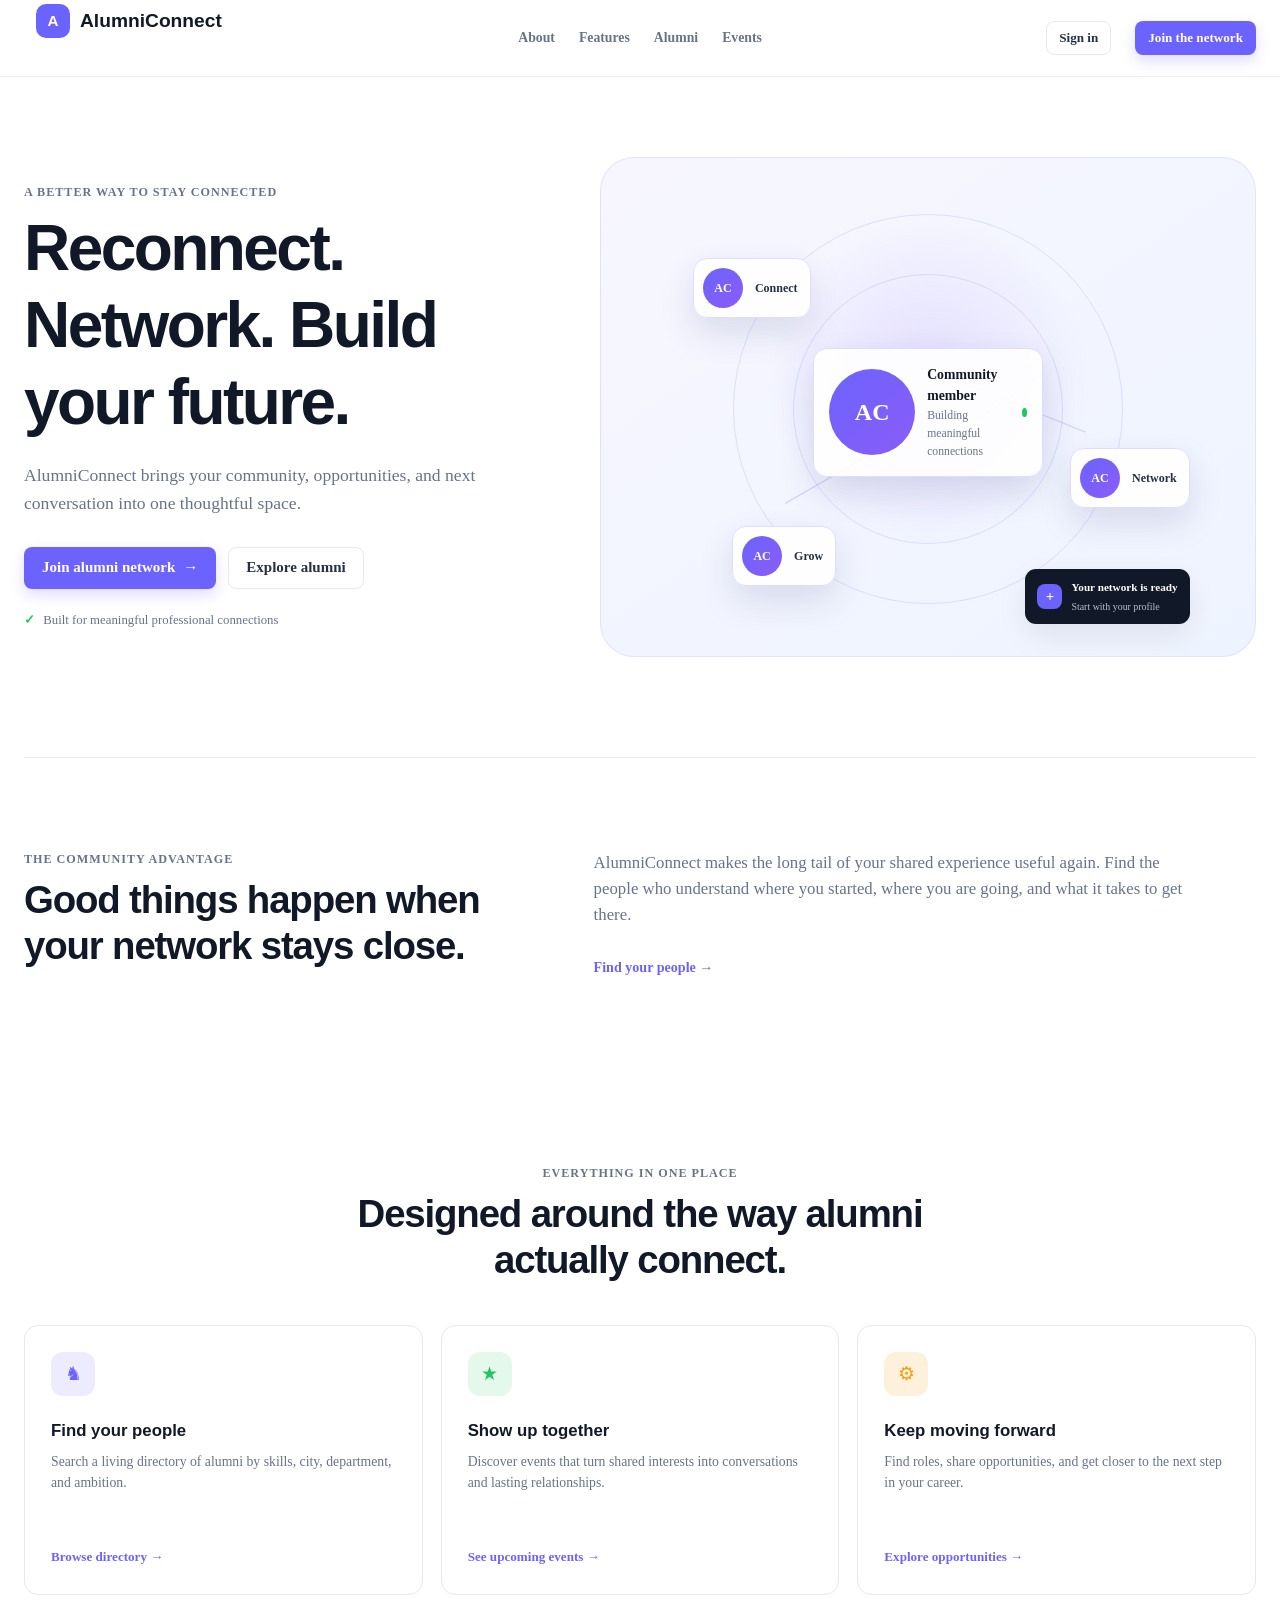
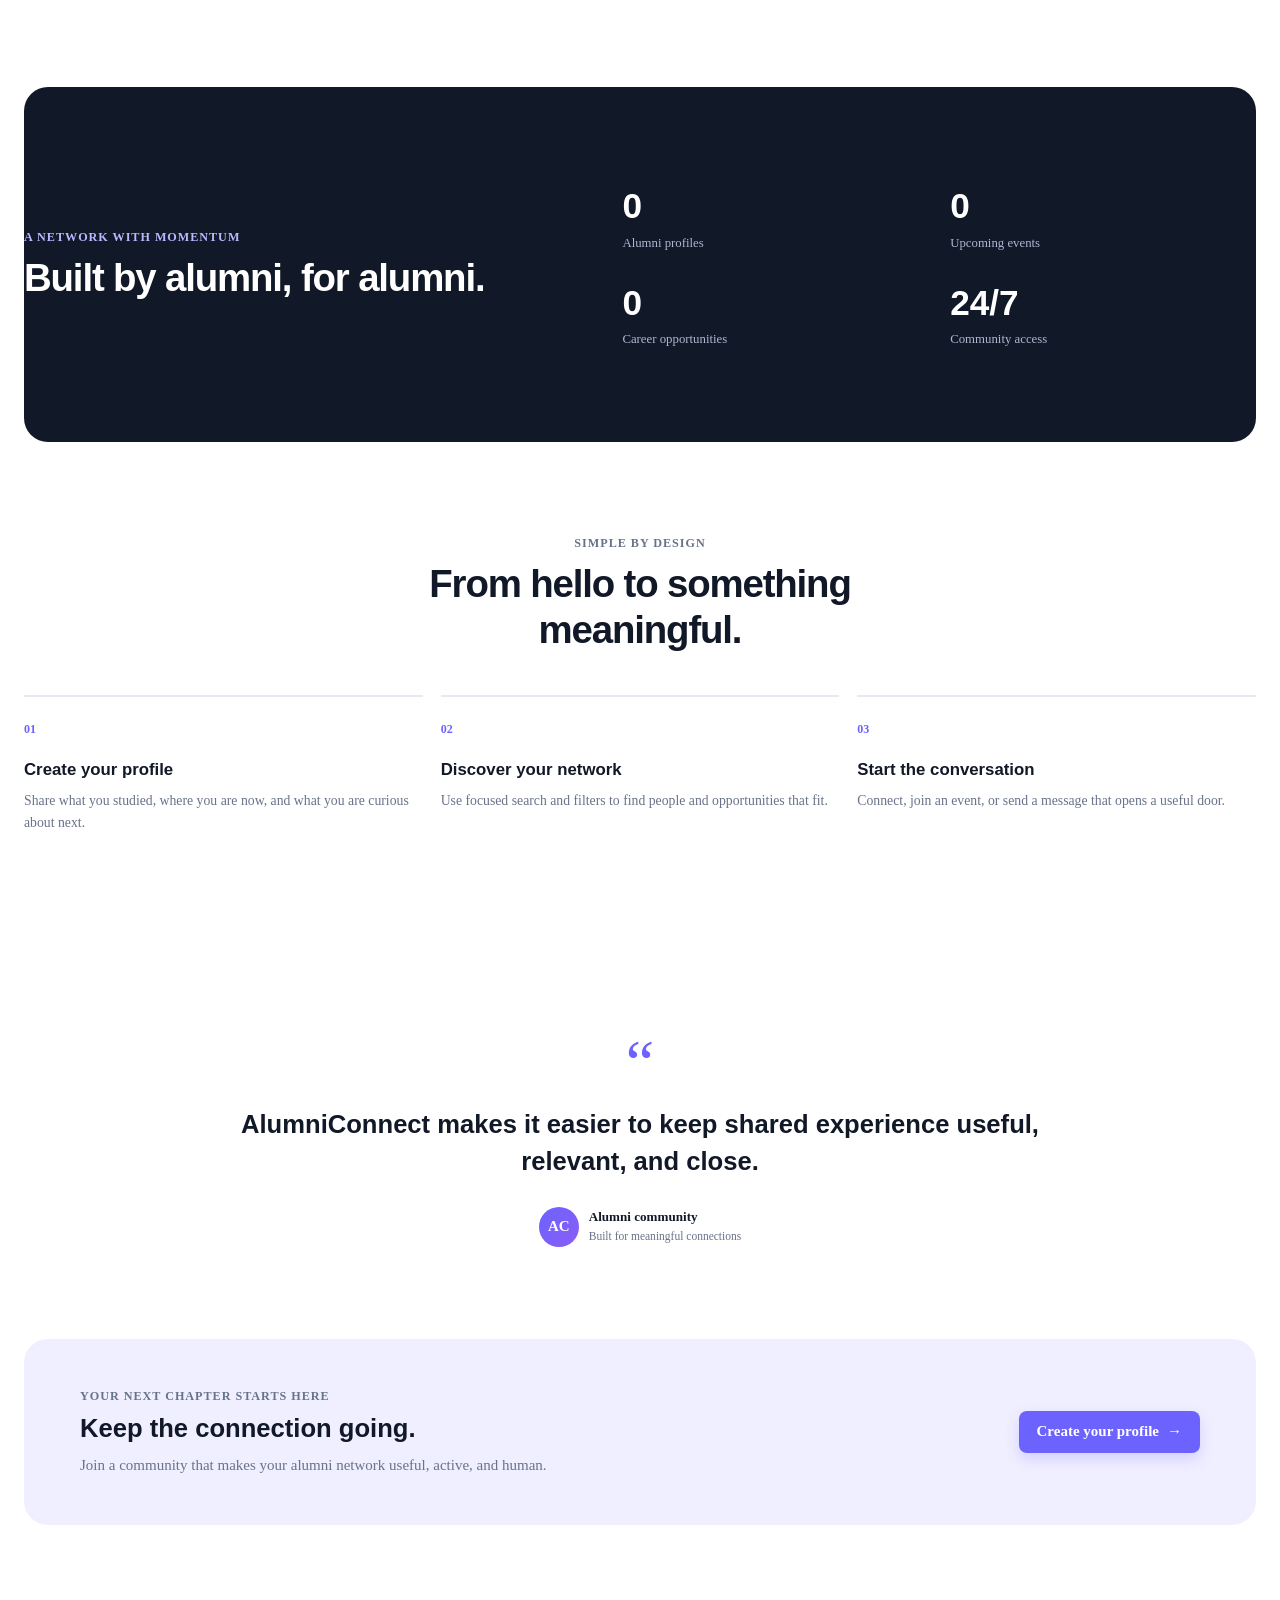
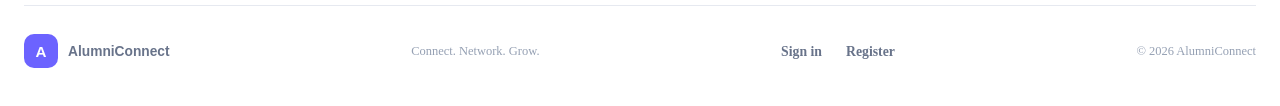
<file: index.html>
<!DOCTYPE html>
<html lang="en">
<head>
	<meta charset="UTF-8">
	<meta name="viewport" content="width=device-width, initial-scale=1.0">
	<meta name="description" content="AlumniConnect helps alumni reconnect, network, and grow together.">
	<title>AlumniConnect | Connect. Network. Grow.</title>
	<link rel="stylesheet" href="css/style.css">
	<link rel="stylesheet" href="css/responsive.css">
</head>
<body class="landing-page" data-page="home">
	<header class="landing-header">
		<nav class="landing-nav" aria-label="Primary navigation">
			<a class="brand" href="index.html" aria-label="AlumniConnect home"><span class="brand-mark" aria-hidden="true">A</span><span class="brand-text">AlumniConnect</span></a>
			<div class="landing-links">
				<a href="#about">About</a>
				<a href="#features">Features</a>
				<a href="alumni.html">Alumni</a>
				<a href="events.html">Events</a>
			</div>
			<div class="landing-actions">
				<a class="button button-outline button-sm" href="login.html">Sign in</a>
				<a class="button button-primary button-sm" href="register.html">Join the network</a>
			</div>
		</nav>
	</header>

	<main>
		<section class="landing-hero">
			<div class="landing-hero-copy">
				<p class="eyebrow">A better way to stay connected</p>
				<h1>Reconnect. Network. Build your future.</h1>
				<p>AlumniConnect brings your community, opportunities, and next conversation into one thoughtful space.</p>
				<div class="landing-hero-actions"><a class="button button-primary" href="register.html">Join alumni network <span aria-hidden="true">&rarr;</span></a><a class="button button-outline" href="alumni.html">Explore alumni</a></div>
				<p class="landing-note"><span aria-hidden="true">&#10003;</span> Built for meaningful professional connections</p>
			</div>
			<div class="network-visual" aria-label="Illustration of alumni connections">
				<div class="visual-orbit orbit-one"></div><div class="visual-orbit orbit-two"></div>
				<div class="visual-line line-one"></div><div class="visual-line line-two"></div><div class="visual-line line-three"></div>
				<div class="visual-card visual-card-main"><span class="avatar avatar-lg">AC</span><div><strong>Community member</strong><span>Building meaningful connections</span></div><span class="online-dot" aria-label="Online"></span></div>
				<div class="visual-card visual-card-small visual-card-one"><span class="avatar">AC</span><strong>Connect</strong></div>
				<div class="visual-card visual-card-small visual-card-two"><span class="avatar">AC</span><strong>Network</strong></div>
				<div class="visual-card visual-card-small visual-card-three"><span class="avatar">AC</span><strong>Grow</strong></div>
				<div class="visual-pill"><span class="pill-icon" aria-hidden="true">+</span><span><strong>Your network is ready</strong><small>Start with your profile</small></span></div>
			</div>
		</section>

		<section class="landing-section landing-about" id="about">
			<div class="section-intro"><p class="eyebrow">The community advantage</p><h2>Good things happen when your network stays close.</h2></div>
			<div class="about-copy"><p>AlumniConnect makes the long tail of your shared experience useful again. Find the people who understand where you started, where you are going, and what it takes to get there.</p><a class="text-link" href="register.html">Find your people &rarr;</a></div>
		</section>

		<section class="landing-section" id="features"><div class="section-intro centered-intro"><p class="eyebrow">Everything in one place</p><h2>Designed around the way alumni actually connect.</h2></div>
			<div class="feature-grid"><article class="feature-card"><span class="feature-icon feature-icon-purple" aria-hidden="true">&#9822;</span><h3>Find your people</h3><p>Search a living directory of alumni by skills, city, department, and ambition.</p><a href="alumni.html">Browse directory &rarr;</a></article><article class="feature-card"><span class="feature-icon feature-icon-green" aria-hidden="true">&#9733;</span><h3>Show up together</h3><p>Discover events that turn shared interests into conversations and lasting relationships.</p><a href="events.html">See upcoming events &rarr;</a></article><article class="feature-card"><span class="feature-icon feature-icon-orange" aria-hidden="true">&#9881;</span><h3>Keep moving forward</h3><p>Find roles, share opportunities, and get closer to the next step in your career.</p><a href="jobs.html">Explore opportunities &rarr;</a></article></div>
		</section>

		<section class="landing-section stats-band"><div class="section-intro"><p class="eyebrow">A network with momentum</p><h2>Built by alumni, for alumni.</h2></div><div class="landing-stats"><div><strong data-landing-alumni>10</strong><span>Alumni profiles</span></div><div><strong data-landing-events>5</strong><span>Upcoming events</span></div><div><strong data-landing-jobs>8</strong><span>Career opportunities</span></div><div><strong>24/7</strong><span>Community access</span></div></div></section>

		<section class="landing-section how-section"><div class="section-intro centered-intro"><p class="eyebrow">Simple by design</p><h2>From hello to something meaningful.</h2></div><div class="steps-grid"><div class="step-item"><span>01</span><h3>Create your profile</h3><p>Share what you studied, where you are now, and what you are curious about next.</p></div><div class="step-item"><span>02</span><h3>Discover your network</h3><p>Use focused search and filters to find people and opportunities that fit.</p></div><div class="step-item"><span>03</span><h3>Start the conversation</h3><p>Connect, join an event, or send a message that opens a useful door.</p></div></div></section>

		<section class="landing-section testimonial-section"><div class="testimonial-mark" aria-hidden="true">&ldquo;</div><blockquote>AlumniConnect makes it easier to keep shared experience useful, relevant, and close.</blockquote><div class="testimonial-author"><span class="avatar">AC</span><span><strong>Alumni community</strong><small>Built for meaningful connections</small></span></div></section>

		<section class="landing-cta"><div><p class="eyebrow">Your next chapter starts here</p><h2>Keep the connection going.</h2><p>Join a community that makes your alumni network useful, active, and human.</p></div><a class="button button-primary" href="register.html">Create your profile <span aria-hidden="true">&rarr;</span></a></section>
	</main>

	<footer class="landing-footer"><a class="brand" href="index.html"><span class="brand-mark" aria-hidden="true">A</span><span class="brand-text">AlumniConnect</span></a><p>Connect. Network. Grow.</p><div><a href="login.html">Sign in</a><a href="register.html">Register</a></div><span>&copy; 2026 AlumniConnect</span></footer>
	<script src="js/storage.js"></script>
	<script src="js/app.js"></script>
</body>
</html>
</file>
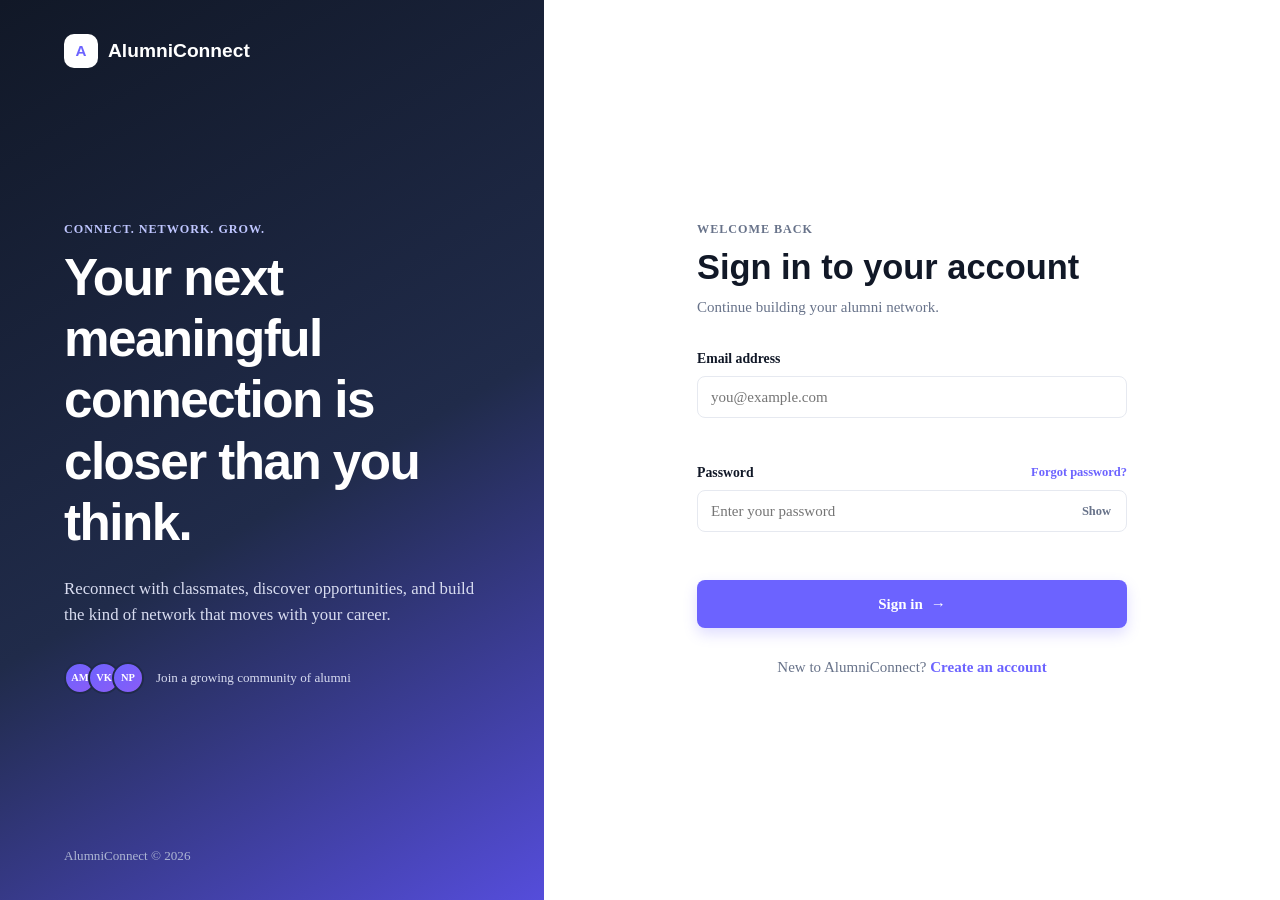
<file: alumni.html>
<!DOCTYPE html>
<html lang="en"><head><meta charset="UTF-8"><meta name="viewport" content="width=device-width, initial-scale=1.0"><meta name="description" content="Discover the AlumniConnect community."><title>Alumni Directory | AlumniConnect</title><link rel="stylesheet" href="css/style.css"><link rel="stylesheet" href="css/alumni.css"><link rel="stylesheet" href="css/responsive.css"></head>
<body data-protected-page="true" data-page="alumni"><div class="app-shell"><aside class="sidebar" aria-label="Main navigation"><a class="brand" href="dashboard.html"><span class="brand-mark">A</span><span class="brand-text">AlumniConnect</span></a><p class="nav-label">Workspace</p><nav class="sidebar-nav"><a class="nav-link" href="dashboard.html" data-nav-page="dashboard"><span class="nav-icon">&#9632;</span><span class="nav-link-text">Dashboard</span></a><a class="nav-link" href="profile.html" data-nav-page="profile"><span class="nav-icon">&#9673;</span><span class="nav-link-text">My Profile</span></a><a class="nav-link active" href="alumni.html" data-nav-page="alumni"><span class="nav-icon">&#9822;</span><span class="nav-link-text">Alumni Directory</span></a><a class="nav-link" href="events.html" data-nav-page="events"><span class="nav-icon">&#9733;</span><span class="nav-link-text">Events</span></a><a class="nav-link" href="jobs.html" data-nav-page="jobs"><span class="nav-icon">&#9881;</span><span class="nav-link-text">Jobs</span></a><a class="nav-link" href="messages.html" data-nav-page="messages"><span class="nav-icon">&#9993;</span><span class="nav-link-text">Messages</span></a><a class="nav-link" href="notifications.html" data-nav-page="notifications"><span class="nav-icon">&#9679;</span><span class="nav-link-text">Notifications <span class="nav-count" data-notification-count></span></span></a><a class="nav-link" href="settings.html" data-nav-page="settings"><span class="nav-icon">&#9881;</span><span class="nav-link-text">Settings</span></a></nav><div class="sidebar-footer"><button class="nav-link logout-button" type="button"><span class="nav-icon">&#8594;</span><span class="nav-link-text">Logout</span></button></div></aside><div class="main-content"><header class="topbar"><div><span class="topbar-kicker">People like you</span><strong class="topbar-title">Alumni directory</strong></div><div class="topbar-actions"><label class="visually-hidden" for="global-search">Search AlumniConnect</label><input class="search-field topbar-search" id="global-search" type="search" placeholder="Search the network"><a class="icon-button" href="notifications.html" aria-label="View notifications">&#9679;</a><a class="user-menu" href="profile.html"><span class="avatar" data-user-avatar>RS</span><span class="user-name" data-user-name>Rahul Sharma</span></a></div></header><main class="page-content"><div class="page-heading"><div><p class="eyebrow">The alumni network</p><h1>Find your people.</h1><p>Search by experience, place, or the skills you want to learn next.</p></div><span class="directory-count" data-directory-count>10 alumni</span></div><section class="panel directory-toolbar"><div class="toolbar-controls"><label class="visually-hidden" for="alumni-search">Search alumni</label><input class="search-field" id="alumni-search" type="search" placeholder="Search by name, role, company, or skill"><label class="visually-hidden" for="department-filter">Department</label><select class="form-select" id="department-filter"><option value="">All departments</option></select><label class="visually-hidden" for="city-filter">City</label><select class="form-select" id="city-filter"><option value="">All cities</option></select><label class="visually-hidden" for="sort-alumni">Sort alumni</label><select class="form-select" id="sort-alumni"><option value="name">Name A-Z</option><option value="year-desc">Newest graduation</option><option value="year-asc">Oldest graduation</option></select></div></section><section class="alumni-grid" data-alumni-grid aria-live="polite"></section></main></div></div><div class="toast-container" data-toast-container></div><script src="js/storage.js"></script><script src="js/auth.js"></script><script src="js/app.js"></script><script src="js/alumni.js"></script></body></html>
</file>
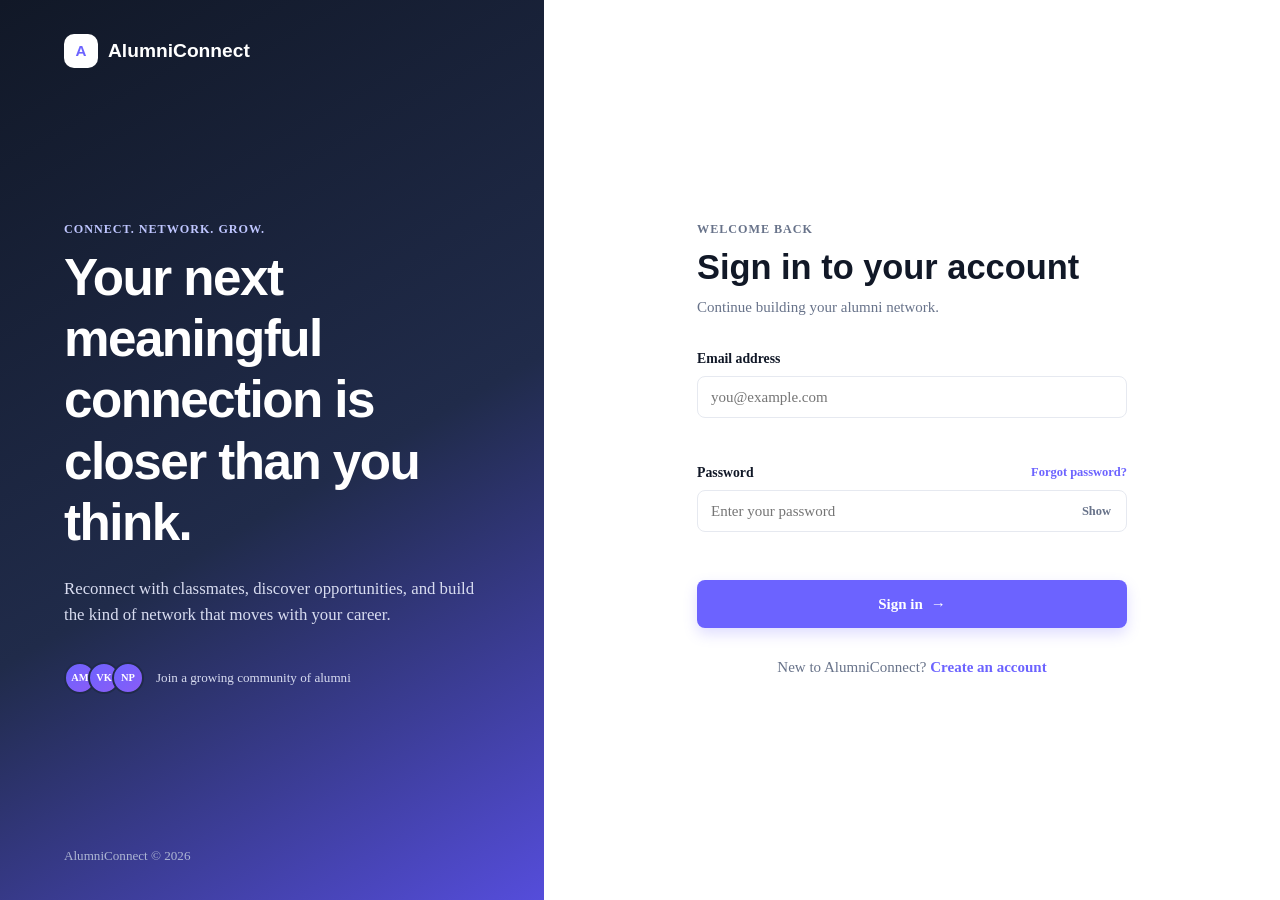
<file: dashboard.html>
<!DOCTYPE html>
<html lang="en">
<head>
	<meta charset="UTF-8">
	<meta name="viewport" content="width=device-width, initial-scale=1.0">
	<meta name="description" content="Your AlumniConnect dashboard.">
	<title>Dashboard | AlumniConnect</title>
	<link rel="stylesheet" href="css/style.css">
	<link rel="stylesheet" href="css/dashboard.css">
	<link rel="stylesheet" href="css/responsive.css">
</head>
<body data-protected-page="true" data-page="dashboard">
	<div class="app-shell">
		<aside class="sidebar" aria-label="Main navigation">
			<a class="brand" href="dashboard.html" aria-label="AlumniConnect dashboard">
				<span class="brand-mark" aria-hidden="true">A</span>
				<span class="brand-text">AlumniConnect</span>
			</a>
			<p class="nav-label">Workspace</p>
			<nav class="sidebar-nav">
				<a class="nav-link active" href="dashboard.html" data-nav-page="dashboard"><span class="nav-icon" aria-hidden="true">&#9632;</span><span class="nav-link-text">Dashboard</span></a>
				<a class="nav-link" href="profile.html" data-nav-page="profile"><span class="nav-icon" aria-hidden="true">&#9673;</span><span class="nav-link-text">My Profile</span></a>
				<a class="nav-link" href="alumni.html" data-nav-page="alumni"><span class="nav-icon" aria-hidden="true">&#9822;</span><span class="nav-link-text">Alumni Directory</span></a>
				<a class="nav-link" href="events.html" data-nav-page="events"><span class="nav-icon" aria-hidden="true">&#9733;</span><span class="nav-link-text">Events</span></a>
				<a class="nav-link" href="jobs.html" data-nav-page="jobs"><span class="nav-icon" aria-hidden="true">&#9881;</span><span class="nav-link-text">Jobs</span></a>
				<a class="nav-link" href="messages.html" data-nav-page="messages"><span class="nav-icon" aria-hidden="true">&#9993;</span><span class="nav-link-text">Messages</span></a>
				<a class="nav-link" href="notifications.html" data-nav-page="notifications"><span class="nav-icon" aria-hidden="true">&#9679;</span><span class="nav-link-text">Notifications <span class="nav-count" data-notification-count></span></span></a>
				<a class="nav-link" href="settings.html" data-nav-page="settings"><span class="nav-icon" aria-hidden="true">&#9881;</span><span class="nav-link-text">Settings</span></a>
			</nav>
			<div class="sidebar-footer">
				<button class="nav-link logout-button" type="button"><span class="nav-icon" aria-hidden="true">&#8594;</span><span class="nav-link-text">Logout</span></button>
			</div>
		</aside>

		<div class="main-content">
			<header class="topbar">
				<div>
					<span class="topbar-kicker">Tuesday, October 7, 2026</span>
					<strong class="topbar-title">Community workspace</strong>
				</div>
				<div class="topbar-actions">
					<label class="visually-hidden" for="global-search">Search AlumniConnect</label>
					<input class="search-field topbar-search" id="global-search" type="search" placeholder="Search the network">
					<a class="icon-button notification-button" href="notifications.html" aria-label="View notifications"><span aria-hidden="true">&#9679;</span><span class="notification-dot" data-notification-dot></span></a>
					<a class="user-menu" href="profile.html">
						<span class="avatar" data-user-avatar aria-hidden="true">RS</span>
							<span class="user-name" data-user-name>Alumni member</span>
					</a>
				</div>
			</header>

			<main class="page-content">
				<section class="dashboard-hero" aria-labelledby="welcome-title">
					<div>
						<p class="eyebrow">Your network at a glance</p>
						<h1 id="welcome-title">Welcome back, <span data-welcome-name>Rahul</span>.</h1>
						<p>Stay close to the people and opportunities shaping your next chapter.</p>
					</div>
					<a class="button button-primary" href="alumni.html">Explore alumni <span aria-hidden="true">&rarr;</span></a>
				</section>

				<section class="grid grid-4 dashboard-stats" aria-label="Network statistics">
					<article class="card stat-card"><div><span class="stat-label">Total alumni</span><strong class="stat-value" data-stat-alumni>0</strong><span class="stat-trend">Growing community</span></div><span class="stat-icon" aria-hidden="true">&#9822;</span></article>
					<article class="card stat-card"><div><span class="stat-label">Upcoming events</span><strong class="stat-value" data-stat-events>0</strong><span class="stat-trend">Worth showing up for</span></div><span class="stat-icon stat-icon-green" aria-hidden="true">&#9733;</span></article>
					<article class="card stat-card"><div><span class="stat-label">Job opportunities</span><strong class="stat-value" data-stat-jobs>0</strong><span class="stat-trend">Shared by alumni</span></div><span class="stat-icon stat-icon-orange" aria-hidden="true">&#9881;</span></article>
					<article class="card stat-card"><div><span class="stat-label">New messages</span><strong class="stat-value" data-stat-messages>0</strong><span class="stat-trend">People are reaching out</span></div><span class="stat-icon stat-icon-blue" aria-hidden="true">&#9993;</span></article>
				</section>

				<div class="dashboard-columns">
					<section class="panel" aria-labelledby="recommended-title">
						<div class="panel-header"><div><p class="eyebrow">Meet your community</p><h2 id="recommended-title">Recommended alumni</h2></div><a class="text-link" href="alumni.html">View directory &rarr;</a></div>
						<div class="recommendation-list" data-recommended-list></div>
					</section>
					<section class="panel" aria-labelledby="events-title">
						<div class="panel-header"><div><p class="eyebrow">Keep learning</p><h2 id="events-title">Upcoming events</h2></div><a class="text-link" href="events.html">View all &rarr;</a></div>
						<div class="dashboard-event-list" data-events-list></div>
					</section>
				</div>

				<div class="dashboard-columns dashboard-columns-bottom">
					<section class="panel" aria-labelledby="jobs-title">
						<div class="panel-header"><div><p class="eyebrow">Move forward</p><h2 id="jobs-title">Latest opportunities</h2></div><a class="text-link" href="jobs.html">Browse jobs &rarr;</a></div>
						<div class="dashboard-job-list" data-jobs-list></div>
					</section>
					<section class="panel" aria-labelledby="activity-title">
						<div class="panel-header"><div><p class="eyebrow">What is happening</p><h2 id="activity-title">Recent activity</h2></div><a class="text-link" href="notifications.html">See all &rarr;</a></div>
						<div class="activity-list" data-activity-list></div>
					</section>
				</div>
			</main>
		</div>
	</div>
	<div class="toast-container" data-toast-container aria-live="polite"></div>
	<script src="js/storage.js"></script>
	<script src="js/auth.js"></script>
	<script src="js/app.js"></script>
	<script src="js/dashboard.js"></script>
</body>
</html>
</file>
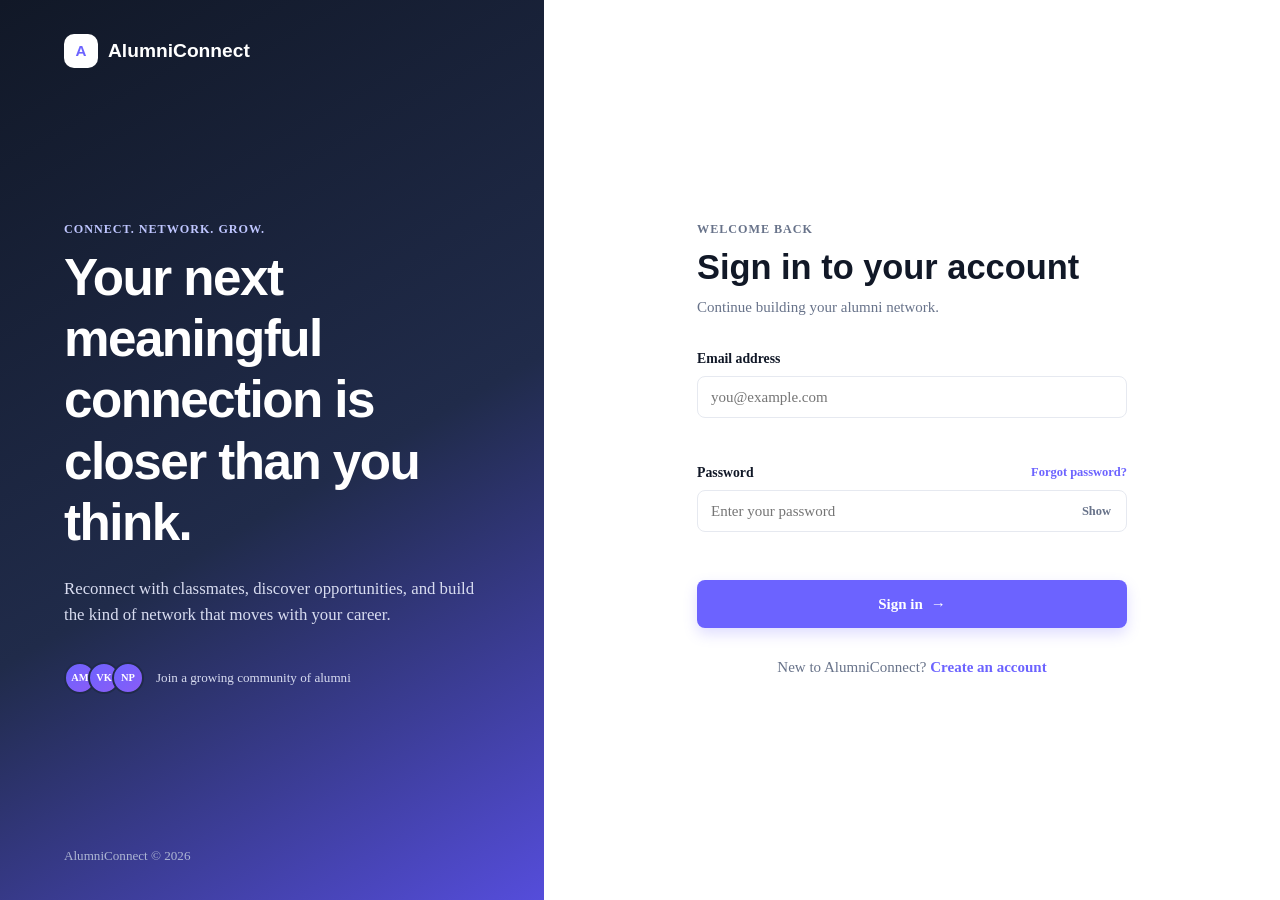
<file: events.html>
<!DOCTYPE html><html lang="en"><head><meta charset="UTF-8"><meta name="viewport" content="width=device-width, initial-scale=1.0"><meta name="description" content="Discover and join AlumniConnect events."><title>Events | AlumniConnect</title><link rel="stylesheet" href="css/style.css"><link rel="stylesheet" href="css/events.css"><link rel="stylesheet" href="css/responsive.css"></head><body data-protected-page="true" data-page="events"><div class="app-shell"><aside class="sidebar" aria-label="Main navigation"><a class="brand" href="dashboard.html"><span class="brand-mark">A</span><span class="brand-text">AlumniConnect</span></a><p class="nav-label">Workspace</p><nav class="sidebar-nav"><a class="nav-link" href="dashboard.html" data-nav-page="dashboard"><span class="nav-icon">&#9632;</span><span class="nav-link-text">Dashboard</span></a><a class="nav-link" href="profile.html" data-nav-page="profile"><span class="nav-icon">&#9673;</span><span class="nav-link-text">My Profile</span></a><a class="nav-link" href="alumni.html" data-nav-page="alumni"><span class="nav-icon">&#9822;</span><span class="nav-link-text">Alumni Directory</span></a><a class="nav-link active" href="events.html" data-nav-page="events"><span class="nav-icon">&#9733;</span><span class="nav-link-text">Events</span></a><a class="nav-link" href="jobs.html" data-nav-page="jobs"><span class="nav-icon">&#9881;</span><span class="nav-link-text">Jobs</span></a><a class="nav-link" href="messages.html" data-nav-page="messages"><span class="nav-icon">&#9993;</span><span class="nav-link-text">Messages</span></a><a class="nav-link" href="notifications.html" data-nav-page="notifications"><span class="nav-icon">&#9679;</span><span class="nav-link-text">Notifications <span class="nav-count" data-notification-count></span></span></a><a class="nav-link" href="settings.html" data-nav-page="settings"><span class="nav-icon">&#9881;</span><span class="nav-link-text">Settings</span></a></nav><div class="sidebar-footer"><button class="nav-link logout-button" type="button"><span class="nav-icon">&#8594;</span><span class="nav-link-text">Logout</span></button></div></aside><div class="main-content"><header class="topbar"><div><span class="topbar-kicker">Learn and connect</span><strong class="topbar-title">Events</strong></div><div class="topbar-actions"><input class="search-field topbar-search" id="global-search" type="search" placeholder="Search the network" aria-label="Search AlumniConnect"><a class="icon-button" href="notifications.html" aria-label="View notifications">&#9679;</a><a class="user-menu" href="profile.html"><span class="avatar" data-user-avatar>RS</span><span class="user-name" data-user-name>Rahul Sharma</span></a></div></header><main class="page-content"><div class="page-heading"><div><p class="eyebrow">Community calendar</p><h1>Make time for what matters.</h1><p>Meet people, learn something useful, and make the next connection in person.</p></div></div><section class="panel toolbar"><div class="toolbar-controls"><input class="search-field" id="event-search" type="search" placeholder="Search events" aria-label="Search events"><select class="form-select" id="event-category" aria-label="Filter by category"><option value="">All categories</option></select><select class="form-select" id="event-sort" aria-label="Sort events"><option value="date">Soonest first</option><option value="date-desc">Latest first</option></select></div></section><section class="event-grid" data-event-grid></section></main></div></div><div class="modal-backdrop hidden" data-event-modal><section class="modal" role="dialog" aria-modal="true" aria-labelledby="event-modal-title"><div class="modal-header"><h2 id="event-modal-title">Event details</h2><button class="icon-button" type="button" data-close-event-modal aria-label="Close event details">&times;</button></div><div data-event-modal-body></div></section></div><script src="js/storage.js"></script><script src="js/auth.js"></script><script src="js/app.js"></script><script src="js/events.js"></script></body></html>
</file>
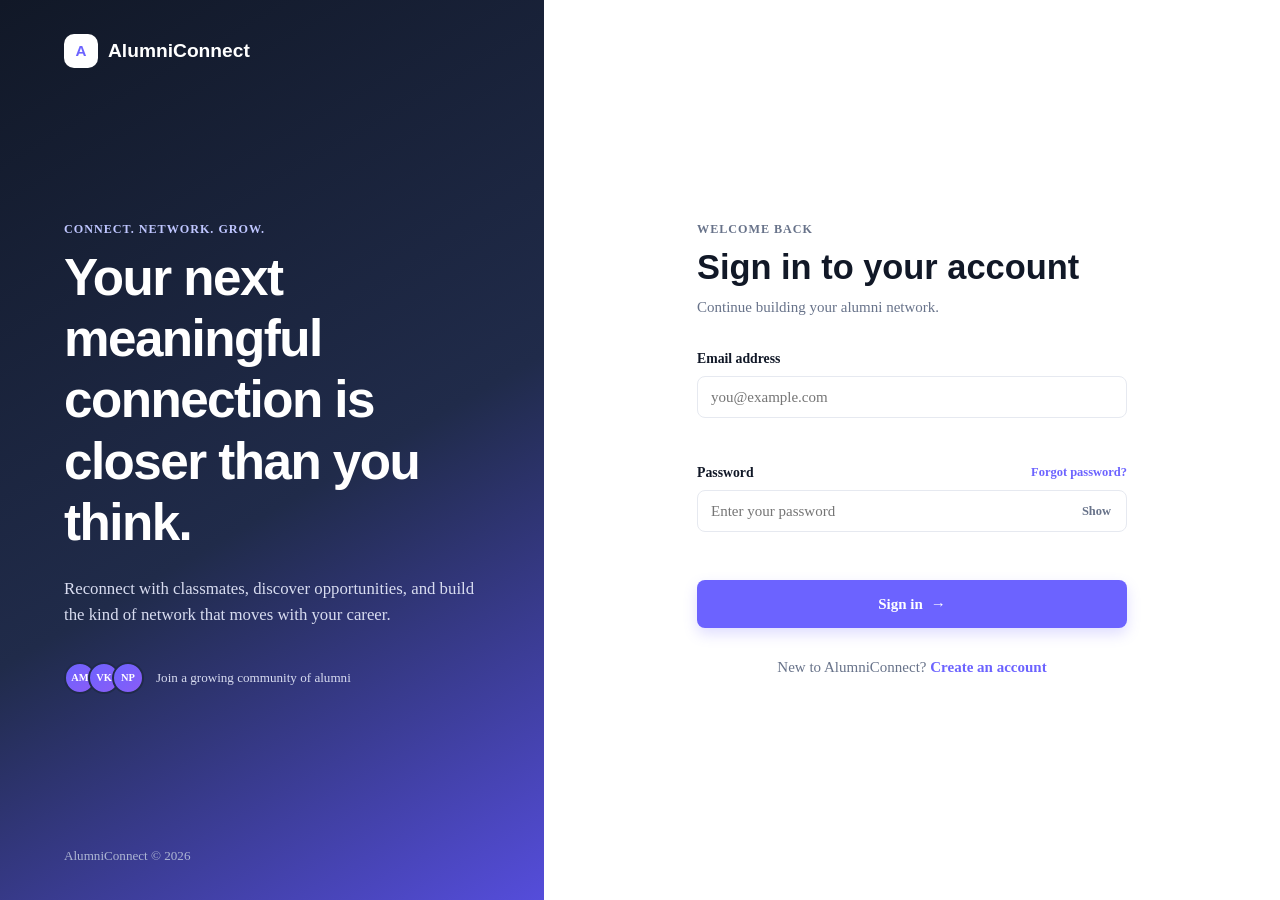
<file: jobs.html>
<!DOCTYPE html><html lang="en"><head><meta charset="UTF-8"><meta name="viewport" content="width=device-width, initial-scale=1.0"><meta name="description" content="Find jobs shared by AlumniConnect members."><title>Jobs | AlumniConnect</title><link rel="stylesheet" href="css/style.css"><link rel="stylesheet" href="css/jobs.css"><link rel="stylesheet" href="css/responsive.css"></head><body data-protected-page="true" data-page="jobs"><div class="app-shell"><aside class="sidebar" aria-label="Main navigation"><a class="brand" href="dashboard.html"><span class="brand-mark">A</span><span class="brand-text">AlumniConnect</span></a><p class="nav-label">Workspace</p><nav class="sidebar-nav"><a class="nav-link" href="dashboard.html" data-nav-page="dashboard"><span class="nav-icon">&#9632;</span><span class="nav-link-text">Dashboard</span></a><a class="nav-link" href="profile.html" data-nav-page="profile"><span class="nav-icon">&#9673;</span><span class="nav-link-text">My Profile</span></a><a class="nav-link" href="alumni.html" data-nav-page="alumni"><span class="nav-icon">&#9822;</span><span class="nav-link-text">Alumni Directory</span></a><a class="nav-link" href="events.html" data-nav-page="events"><span class="nav-icon">&#9733;</span><span class="nav-link-text">Events</span></a><a class="nav-link active" href="jobs.html" data-nav-page="jobs"><span class="nav-icon">&#9881;</span><span class="nav-link-text">Jobs</span></a><a class="nav-link" href="messages.html" data-nav-page="messages"><span class="nav-icon">&#9993;</span><span class="nav-link-text">Messages</span></a><a class="nav-link" href="notifications.html" data-nav-page="notifications"><span class="nav-icon">&#9679;</span><span class="nav-link-text">Notifications <span class="nav-count" data-notification-count></span></span></a><a class="nav-link" href="settings.html" data-nav-page="settings"><span class="nav-icon">&#9881;</span><span class="nav-link-text">Settings</span></a></nav><div class="sidebar-footer"><button class="nav-link logout-button" type="button"><span class="nav-icon">&#8594;</span><span class="nav-link-text">Logout</span></button></div></aside><div class="main-content"><header class="topbar"><div><span class="topbar-kicker">Your next move</span><strong class="topbar-title">Job board</strong></div><div class="topbar-actions"><input class="search-field topbar-search" id="global-search" type="search" placeholder="Search the network" aria-label="Search AlumniConnect"><a class="icon-button" href="notifications.html" aria-label="View notifications">&#9679;</a><a class="user-menu" href="profile.html"><span class="avatar" data-user-avatar>RS</span><span class="user-name" data-user-name>Rahul Sharma</span></a></div></header><main class="page-content"><div class="page-heading"><div><p class="eyebrow">Opportunities shared by alumni</p><h1>Find work that fits.</h1><p>Explore roles from people who understand the value of this community.</p></div><a class="button button-primary" href="alumni.html">Meet the hiring network</a></div><section class="panel toolbar"><div class="toolbar-controls"><input class="search-field" id="job-search" type="search" placeholder="Search jobs, companies, or skills" aria-label="Search jobs"><select class="form-select" id="job-location" aria-label="Filter by location"><option value="">All locations</option></select><select class="form-select" id="job-type" aria-label="Filter by employment type"><option value="">All types</option></select><select class="form-select" id="job-experience" aria-label="Filter by experience"><option value="">All experience levels</option></select></div></section><section class="job-list" data-job-list></section></main></div></div><div class="modal-backdrop hidden" data-job-modal><section class="modal" role="dialog" aria-modal="true" aria-labelledby="job-modal-title"><div class="modal-header"><h2 id="job-modal-title">Job details</h2><button class="icon-button" type="button" data-close-job-modal aria-label="Close job details">&times;</button></div><div data-job-modal-body></div></section></div><script src="js/storage.js"></script><script src="js/auth.js"></script><script src="js/app.js"></script><script src="js/jobs.js"></script></body></html>
</file>
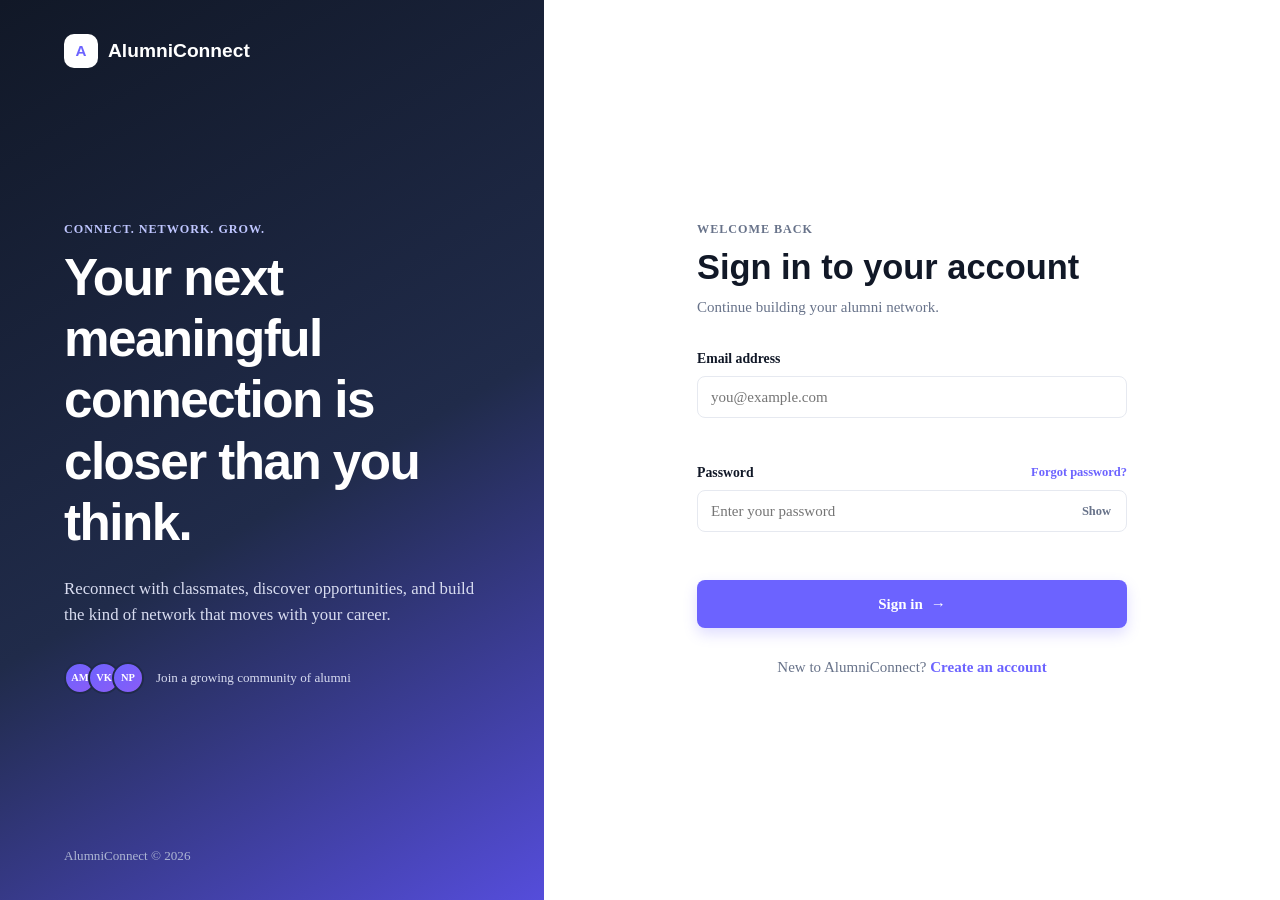
<file: login.html>
<!DOCTYPE html>
<html lang="en">
<head>
	<meta charset="UTF-8">
	<meta name="viewport" content="width=device-width, initial-scale=1.0">
	<meta name="description" content="Sign in to AlumniConnect and grow your professional network.">
	<title>Sign In | AlumniConnect</title>
	<link rel="stylesheet" href="css/style.css">
	<link rel="stylesheet" href="css/auth.css">
	<link rel="stylesheet" href="css/responsive.css">
</head>
<body class="auth-page" data-auth-page="login">
	<main class="auth-layout">
		<section class="auth-intro" aria-labelledby="login-intro-title">
			<a class="brand auth-brand" href="index.html" aria-label="AlumniConnect home">
				<span class="brand-mark" aria-hidden="true">A</span>
				<span class="brand-text">AlumniConnect</span>
			</a>
			<div class="auth-intro-content">
				<p class="eyebrow">Connect. Network. Grow.</p>
				<h1 id="login-intro-title">Your next meaningful connection is closer than you think.</h1>
				<p>Reconnect with classmates, discover opportunities, and build the kind of network that moves with your career.</p>
				<div class="auth-proof" aria-label="Community highlights">
					<span class="avatar avatar-sm">AM</span>
					<span class="avatar avatar-sm avatar-offset">VK</span>
					<span class="avatar avatar-sm avatar-offset">NP</span>
					<span class="auth-proof-text">Join a growing community of alumni</span>
				</div>
			</div>
			<p class="auth-copyright">AlumniConnect &copy; 2026</p>
		</section>

		<section class="auth-panel" aria-labelledby="login-title">
			<div class="auth-form-wrap">
				<div class="auth-mobile-brand">
					<a class="brand" href="index.html" aria-label="AlumniConnect home">
						<span class="brand-mark" aria-hidden="true">A</span>
						<span class="brand-text">AlumniConnect</span>
					</a>
				</div>
				<p class="eyebrow">Welcome back</p>
				<h2 id="login-title">Sign in to your account</h2>
				<p class="auth-subtitle">Continue building your alumni network.</p>
				<div id="auth-status" class="auth-status" role="status" aria-live="polite"></div>

				<form id="login-form" class="auth-form" novalidate>
					<div class="form-group">
						<label class="form-label" for="login-email">Email address</label>
						<input class="form-control" id="login-email" name="email" type="email" autocomplete="email" placeholder="you@example.com" required>
						<span class="form-error" id="login-email-error"></span>
					</div>
					<div class="form-group">
						<div class="form-label-row">
							<label class="form-label" for="login-password">Password</label>
							<button class="text-button" type="button" id="forgot-password">Forgot password?</button>
						</div>
						<div class="password-field">
							<input class="form-control" id="login-password" name="password" type="password" autocomplete="current-password" placeholder="Enter your password" required>
							<button class="password-toggle" type="button" data-password-target="login-password" aria-label="Show password">Show</button>
						</div>
						<span class="form-error" id="login-password-error"></span>
					</div>
					<button class="button button-primary auth-submit" type="submit">Sign in <span aria-hidden="true">&rarr;</span></button>
				</form>

				<p class="auth-switch">New to AlumniConnect? <a href="register.html">Create an account</a></p>
			</div>
		</section>
	</main>
	<script src="js/storage.js"></script>
	<script src="js/auth.js"></script>
</body>
</html>
</file>
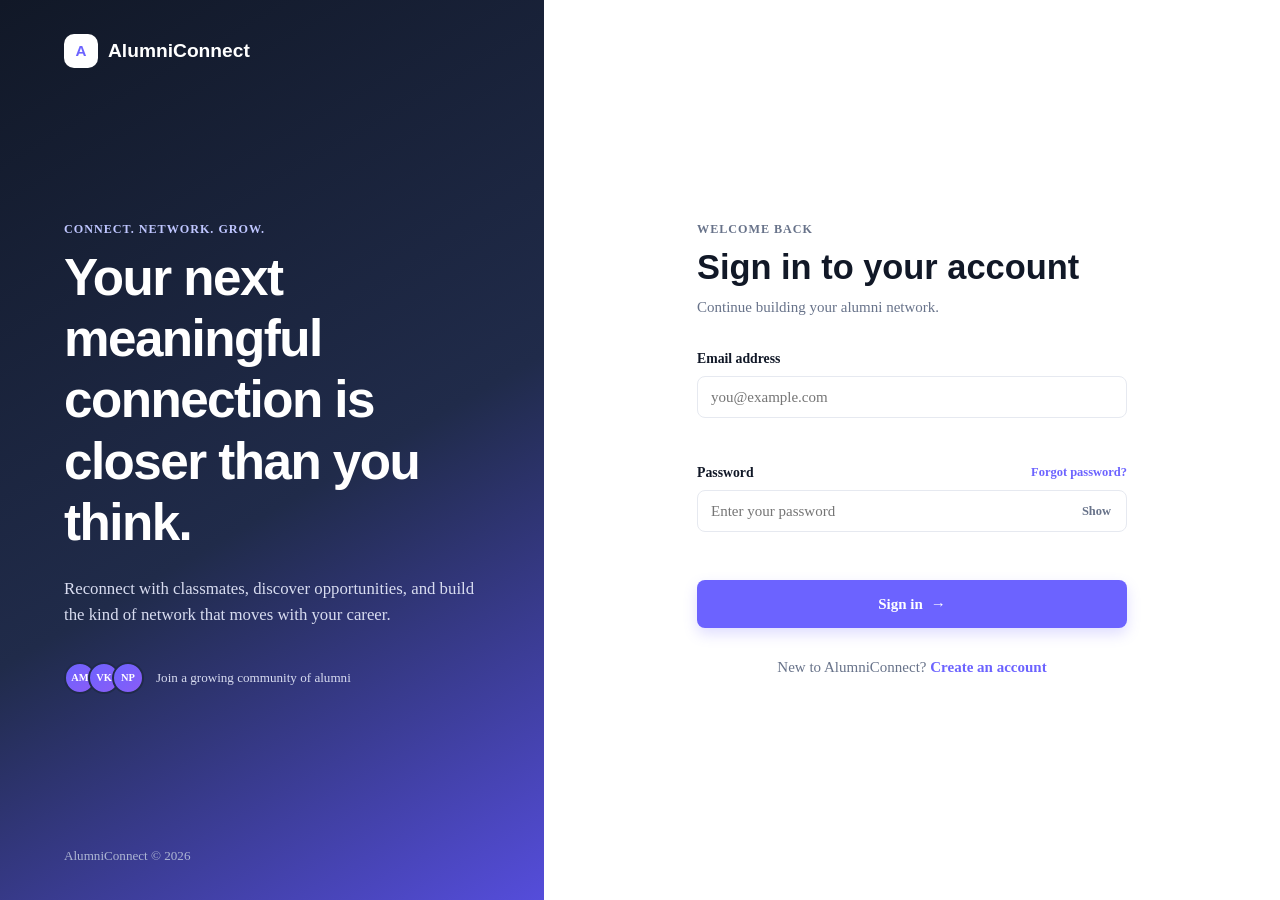
<file: messages.html>
<!DOCTYPE html><html lang="en"><head><meta charset="UTF-8"><meta name="viewport" content="width=device-width, initial-scale=1.0"><meta name="description" content="Message your AlumniConnect connections."><title>Messages | AlumniConnect</title><link rel="stylesheet" href="css/style.css"><link rel="stylesheet" href="css/messages.css"><link rel="stylesheet" href="css/responsive.css"></head><body data-protected-page="true" data-page="messages"><div class="app-shell"><aside class="sidebar" aria-label="Main navigation"><a class="brand" href="dashboard.html"><span class="brand-mark">A</span><span class="brand-text">AlumniConnect</span></a><p class="nav-label">Workspace</p><nav class="sidebar-nav"><a class="nav-link" href="dashboard.html" data-nav-page="dashboard"><span class="nav-icon">&#9632;</span><span class="nav-link-text">Dashboard</span></a><a class="nav-link" href="profile.html" data-nav-page="profile"><span class="nav-icon">&#9673;</span><span class="nav-link-text">My Profile</span></a><a class="nav-link" href="alumni.html" data-nav-page="alumni"><span class="nav-icon">&#9822;</span><span class="nav-link-text">Alumni Directory</span></a><a class="nav-link" href="events.html" data-nav-page="events"><span class="nav-icon">&#9733;</span><span class="nav-link-text">Events</span></a><a class="nav-link" href="jobs.html" data-nav-page="jobs"><span class="nav-icon">&#9881;</span><span class="nav-link-text">Jobs</span></a><a class="nav-link active" href="messages.html" data-nav-page="messages"><span class="nav-icon">&#9993;</span><span class="nav-link-text">Messages</span></a><a class="nav-link" href="notifications.html" data-nav-page="notifications"><span class="nav-icon">&#9679;</span><span class="nav-link-text">Notifications <span class="nav-count" data-notification-count></span></span></a><a class="nav-link" href="settings.html" data-nav-page="settings"><span class="nav-icon">&#9881;</span><span class="nav-link-text">Settings</span></a></nav><div class="sidebar-footer"><button class="nav-link logout-button" type="button"><span class="nav-icon">&#8594;</span><span class="nav-link-text">Logout</span></button></div></aside><div class="main-content"><header class="topbar"><div><span class="topbar-kicker">Stay in touch</span><strong class="topbar-title">Messages</strong></div><div class="topbar-actions"><input class="search-field topbar-search" id="global-search" type="search" placeholder="Search the network" aria-label="Search AlumniConnect"><a class="icon-button" href="notifications.html" aria-label="View notifications">&#9679;</a><a class="user-menu" href="profile.html"><span class="avatar" data-user-avatar>RS</span><span class="user-name" data-user-name>Rahul Sharma</span></a></div></header><main class="page-content"><div class="page-heading"><div><p class="eyebrow">Your conversations</p><h1>Keep the conversation going.</h1><p>Ask a question, share an opportunity, or say hello.</p></div></div><section class="messages-layout panel"><aside class="conversation-panel"><div class="conversation-header"><h2>Inbox</h2><span class="badge" data-conversation-count>0</span></div><label class="visually-hidden" for="conversation-search">Search conversations</label><input class="search-field" id="conversation-search" type="search" placeholder="Search conversations"><div class="conversation-list" data-conversation-list></div></aside><section class="chat-panel"><div class="chat-header" data-chat-header><span class="avatar">?</span><div><h2>Select a conversation</h2><p>Choose someone from your inbox to begin.</p></div></div><div class="chat-messages" data-chat-messages><div class="empty-state"><div><div class="empty-state-icon">@</div><h3>Your inbox is ready</h3><p>Select a conversation to view messages.</p></div></div></div><form class="message-composer" id="message-form"><label class="visually-hidden" for="message-input">Write a message</label><input class="form-control" id="message-input" type="text" placeholder="Write a message..." autocomplete="off" disabled><button class="button button-primary" type="submit" disabled>Send</button></form></section></section></main></div></div><script src="js/storage.js"></script><script src="js/auth.js"></script><script src="js/app.js"></script><script src="js/messages.js"></script></body></html>
</file>
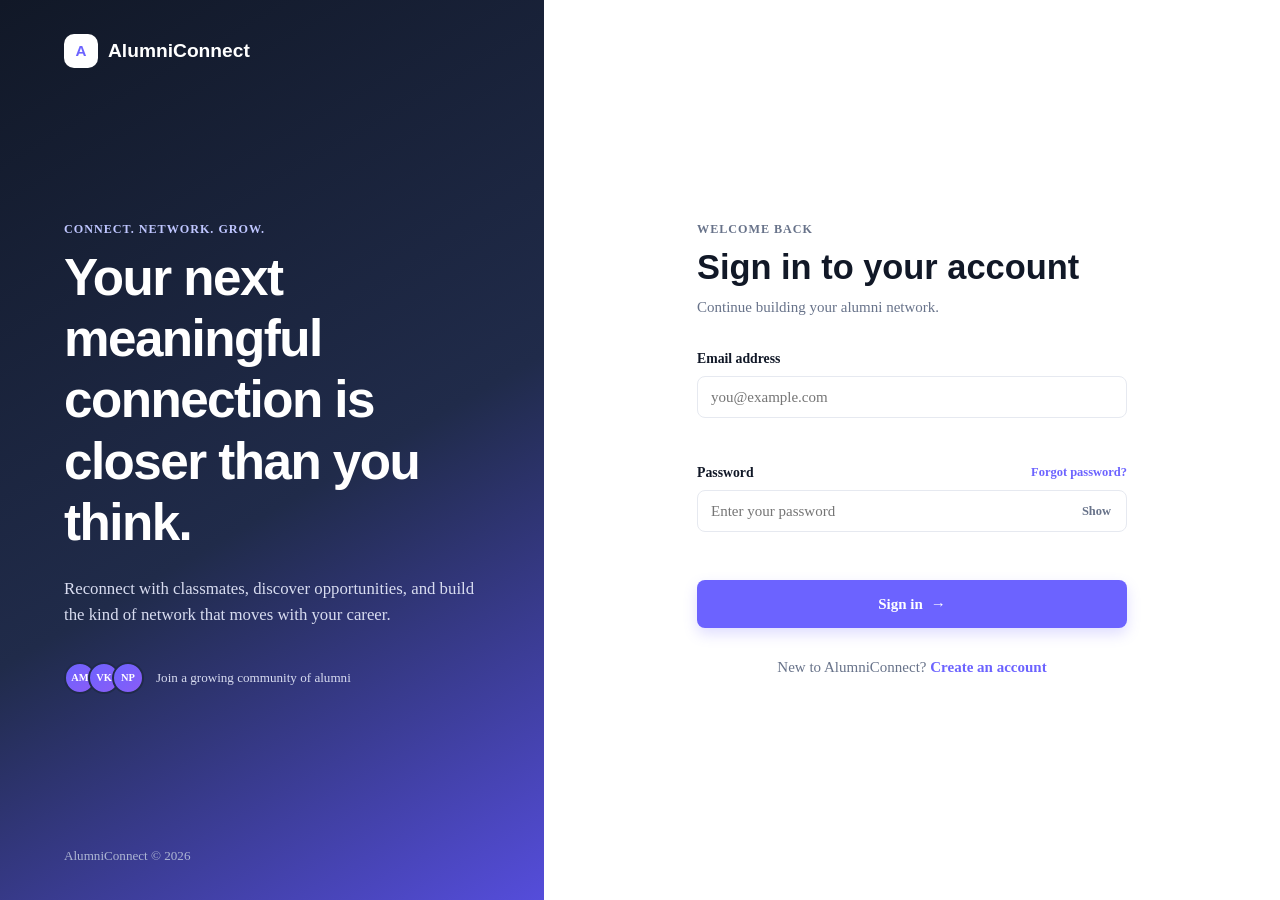
<file: notifications.html>
<!DOCTYPE html><html lang="en"><head><meta charset="UTF-8"><meta name="viewport" content="width=device-width, initial-scale=1.0"><meta name="description" content="Manage your AlumniConnect notifications."><title>Notifications | AlumniConnect</title><link rel="stylesheet" href="css/style.css"><link rel="stylesheet" href="css/responsive.css"></head><body data-protected-page="true" data-page="notifications"><div class="app-shell"><aside class="sidebar" aria-label="Main navigation"><a class="brand" href="dashboard.html"><span class="brand-mark">A</span><span class="brand-text">AlumniConnect</span></a><p class="nav-label">Workspace</p><nav class="sidebar-nav"><a class="nav-link" href="dashboard.html" data-nav-page="dashboard"><span class="nav-icon">&#9632;</span><span class="nav-link-text">Dashboard</span></a><a class="nav-link" href="profile.html" data-nav-page="profile"><span class="nav-icon">&#9673;</span><span class="nav-link-text">My Profile</span></a><a class="nav-link" href="alumni.html" data-nav-page="alumni"><span class="nav-icon">&#9822;</span><span class="nav-link-text">Alumni Directory</span></a><a class="nav-link" href="events.html" data-nav-page="events"><span class="nav-icon">&#9733;</span><span class="nav-link-text">Events</span></a><a class="nav-link" href="jobs.html" data-nav-page="jobs"><span class="nav-icon">&#9881;</span><span class="nav-link-text">Jobs</span></a><a class="nav-link" href="messages.html" data-nav-page="messages"><span class="nav-icon">&#9993;</span><span class="nav-link-text">Messages</span></a><a class="nav-link active" href="notifications.html" data-nav-page="notifications"><span class="nav-icon">&#9679;</span><span class="nav-link-text">Notifications <span class="nav-count" data-notification-count></span></span></a><a class="nav-link" href="settings.html" data-nav-page="settings"><span class="nav-icon">&#9881;</span><span class="nav-link-text">Settings</span></a></nav><div class="sidebar-footer"><button class="nav-link logout-button" type="button"><span class="nav-icon">&#8594;</span><span class="nav-link-text">Logout</span></button></div></aside><div class="main-content"><header class="topbar"><div><span class="topbar-kicker">Stay informed</span><strong class="topbar-title">Notifications</strong></div><div class="topbar-actions"><input class="search-field topbar-search" id="global-search" type="search" placeholder="Search the network" aria-label="Search AlumniConnect"><a class="icon-button" href="notifications.html" aria-label="View notifications">&#9679;</a><a class="user-menu" href="profile.html"><span class="avatar" data-user-avatar>RS</span><span class="user-name" data-user-name>Rahul Sharma</span></a></div></header><main class="page-content"><div class="page-heading"><div><p class="eyebrow">Your updates</p><h1>Nothing important should get lost.</h1><p>Connections, events, messages, and opportunities in one place.</p></div><button class="button button-outline" id="mark-all-read" type="button">Mark all as read</button></div><section class="notification-list" data-notification-list></section></main></div></div><script src="js/storage.js"></script><script src="js/auth.js"></script><script src="js/app.js"></script><script src="js/notifications.js"></script></body></html>
</file>
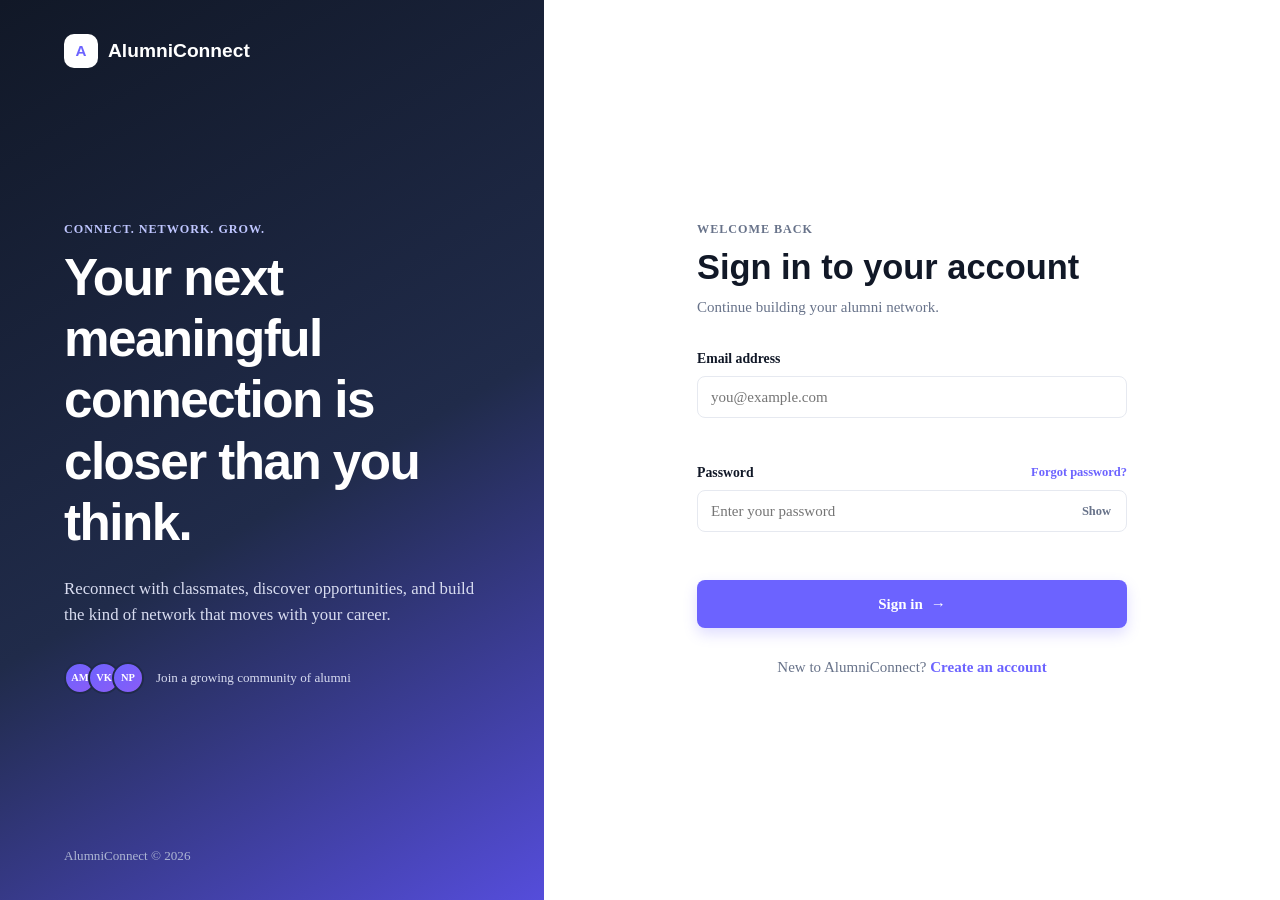
<file: profile.html>
<!DOCTYPE html>
<html lang="en">
<head>
	<meta charset="UTF-8"><meta name="viewport" content="width=device-width, initial-scale=1.0"><meta name="description" content="Manage your AlumniConnect profile."><title>My Profile | AlumniConnect</title>
	<link rel="stylesheet" href="css/style.css"><link rel="stylesheet" href="css/profile.css"><link rel="stylesheet" href="css/responsive.css">
</head>
<body data-protected-page="true" data-page="profile">
	<div class="app-shell"><aside class="sidebar" aria-label="Main navigation"><a class="brand" href="dashboard.html"><span class="brand-mark">A</span><span class="brand-text">AlumniConnect</span></a><p class="nav-label">Workspace</p><nav class="sidebar-nav"><a class="nav-link" href="dashboard.html" data-nav-page="dashboard"><span class="nav-icon">&#9632;</span><span class="nav-link-text">Dashboard</span></a><a class="nav-link active" href="profile.html" data-nav-page="profile"><span class="nav-icon">&#9673;</span><span class="nav-link-text">My Profile</span></a><a class="nav-link" href="alumni.html" data-nav-page="alumni"><span class="nav-icon">&#9822;</span><span class="nav-link-text">Alumni Directory</span></a><a class="nav-link" href="events.html" data-nav-page="events"><span class="nav-icon">&#9733;</span><span class="nav-link-text">Events</span></a><a class="nav-link" href="jobs.html" data-nav-page="jobs"><span class="nav-icon">&#9881;</span><span class="nav-link-text">Jobs</span></a><a class="nav-link" href="messages.html" data-nav-page="messages"><span class="nav-icon">&#9993;</span><span class="nav-link-text">Messages</span></a><a class="nav-link" href="notifications.html" data-nav-page="notifications"><span class="nav-icon">&#9679;</span><span class="nav-link-text">Notifications <span class="nav-count" data-notification-count></span></span></a><a class="nav-link" href="settings.html" data-nav-page="settings"><span class="nav-icon">&#9881;</span><span class="nav-link-text">Settings</span></a></nav><div class="sidebar-footer"><button class="nav-link logout-button" type="button"><span class="nav-icon">&#8594;</span><span class="nav-link-text">Logout</span></button></div></aside>
		<div class="main-content"><header class="topbar"><div><span class="topbar-kicker">Your professional identity</span><strong class="topbar-title">My profile</strong></div><div class="topbar-actions"><label class="visually-hidden" for="global-search">Search AlumniConnect</label><input class="search-field topbar-search" id="global-search" type="search" placeholder="Search the network"><a class="icon-button" href="notifications.html" aria-label="View notifications">&#9679;</a><a class="user-menu" href="profile.html"><span class="avatar" data-user-avatar>RS</span><span class="user-name" data-user-name>Rahul Sharma</span></a></div></header>
			<main class="page-content"><div class="page-heading"><div><p class="eyebrow">Your profile</p><h1>Make it easy to find you.</h1><p>Keep your story current so the right conversations can find their way to you.</p></div><div class="inline-actions"><button class="button button-outline" id="edit-profile" type="button">Edit profile</button><button class="button button-primary hidden" id="save-profile" type="submit" form="profile-form">Save changes</button></div></div>
				<div id="profile-status" class="profile-status" role="status" aria-live="polite"></div><form id="profile-form" class="profile-layout" novalidate><section class="panel profile-summary"><div class="profile-identity"><span class="avatar avatar-lg" data-profile-avatar>RS</span><div><h2 data-profile-name>Rahul Sharma</h2><p data-profile-role>Software Engineer at Vertex Labs</p><span class="badge badge-success">Active member</span></div></div><div class="profile-facts"><div><span>Graduation year</span><strong data-profile-year>2024</strong></div><div><span>Department</span><strong data-profile-department>Computer Science</strong></div><div><span>Location</span><strong data-profile-city>Bengaluru</strong></div></div><div class="profile-bio"><h3>About</h3><p data-profile-bio-view>Loading your introduction...</p></div></section>
					<section class="panel profile-details"><div class="panel-header"><div><p class="eyebrow">Profile details</p><h2>Tell your story</h2></div></div><div class="form-grid"><div class="form-group"><label class="form-label" for="profile-name">Full name</label><input class="form-control profile-input" id="profile-name" required><span class="form-error" id="profile-name-error"></span></div><div class="form-group"><label class="form-label" for="profile-email">Email address</label><input class="form-control" id="profile-email" type="email" disabled><span class="form-error">Email changes are managed in settings.</span></div><div class="form-group"><label class="form-label" for="profile-role">Current role</label><input class="form-control profile-input" id="profile-role" required><span class="form-error" id="profile-role-error"></span></div><div class="form-group"><label class="form-label" for="profile-company">Company</label><input class="form-control profile-input" id="profile-company"><span class="form-error"></span></div><div class="form-group"><label class="form-label" for="profile-city-input">Current city</label><input class="form-control profile-input" id="profile-city-input" required><span class="form-error" id="profile-city-input-error"></span></div><div class="form-group"><label class="form-label" for="profile-skills">Skills</label><input class="form-control profile-input" id="profile-skills" placeholder="JavaScript, Product strategy"><span class="form-error"></span></div><div class="form-group full-width"><label class="form-label" for="profile-bio">Bio</label><textarea class="form-control profile-input" id="profile-bio" maxlength="400" placeholder="A short introduction..."></textarea><span class="form-error"></span></div><div class="form-group"><label class="form-label" for="profile-linkedin">LinkedIn URL</label><input class="form-control profile-input" id="profile-linkedin" type="url" placeholder="https://linkedin.com/in/you"><span class="form-error" id="profile-linkedin-error"></span></div><div class="form-group"><label class="form-label" for="profile-github">GitHub URL</label><input class="form-control profile-input" id="profile-github" type="url" placeholder="https://github.com/you"><span class="form-error" id="profile-github-error"></span></div></div><div class="profile-actions hidden" id="profile-actions"><button class="button button-outline" id="cancel-profile" type="button">Cancel</button><button class="button button-primary" type="submit">Save changes</button></div></section></form>
			</main></div></div><div class="toast-container" data-toast-container></div><script src="js/storage.js"></script><script src="js/auth.js"></script><script src="js/app.js"></script><script src="js/profile.js"></script>
</body></html>
</file>
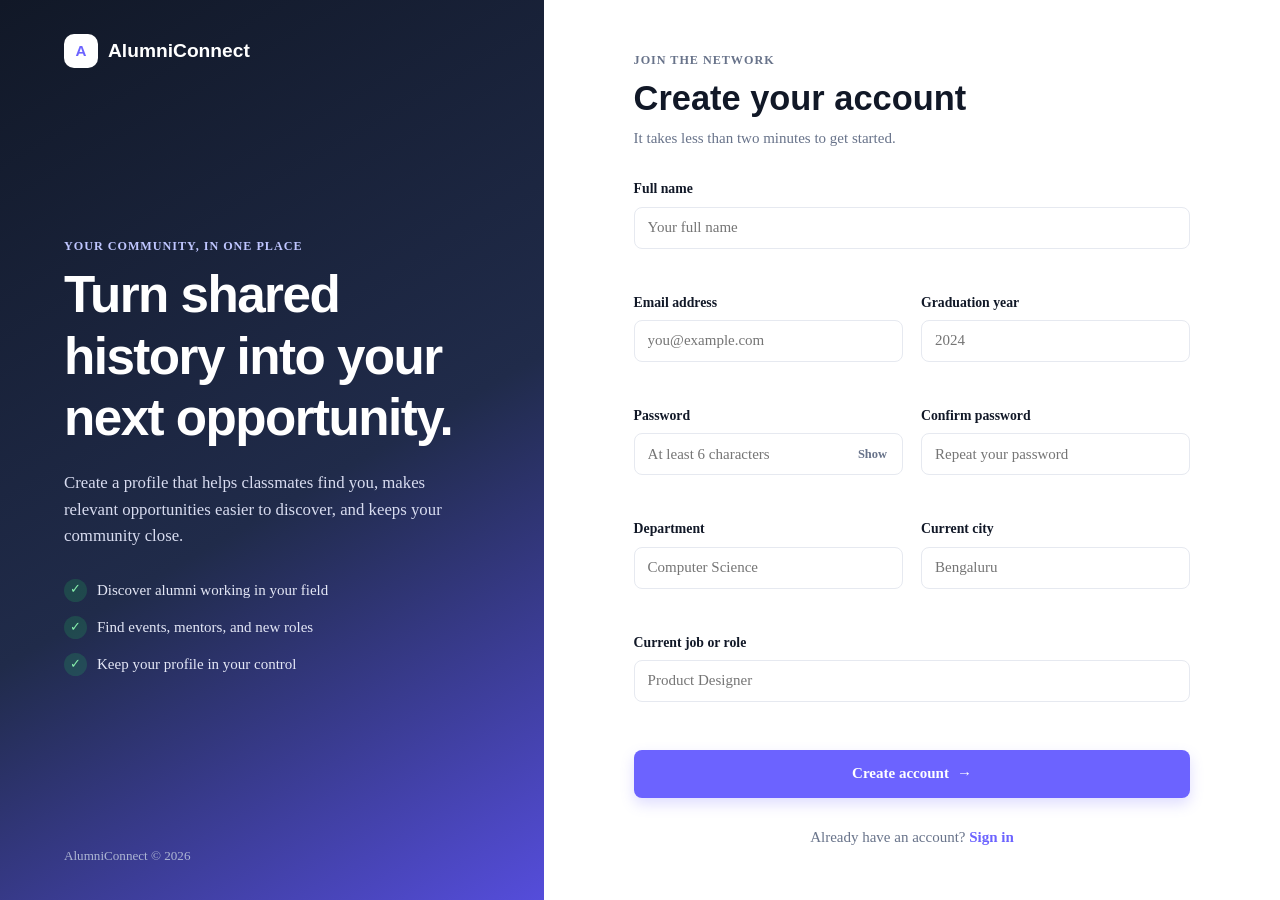
<file: register.html>
<!DOCTYPE html>
<html lang="en">
<head>
	<meta charset="UTF-8">
	<meta name="viewport" content="width=device-width, initial-scale=1.0">
	<meta name="description" content="Create your AlumniConnect account.">
	<title>Create Account | AlumniConnect</title>
	<link rel="stylesheet" href="css/style.css">
	<link rel="stylesheet" href="css/auth.css">
	<link rel="stylesheet" href="css/responsive.css">
</head>
<body class="auth-page" data-auth-page="register">
	<main class="auth-layout auth-layout-register">
		<section class="auth-intro" aria-labelledby="register-intro-title">
			<a class="brand auth-brand" href="index.html" aria-label="AlumniConnect home">
				<span class="brand-mark" aria-hidden="true">A</span>
				<span class="brand-text">AlumniConnect</span>
			</a>
			<div class="auth-intro-content">
				<p class="eyebrow">Your community, in one place</p>
				<h1 id="register-intro-title">Turn shared history into your next opportunity.</h1>
				<p>Create a profile that helps classmates find you, makes relevant opportunities easier to discover, and keeps your community close.</p>
				<ul class="auth-benefits">
					<li><span aria-hidden="true">&#10003;</span> Discover alumni working in your field</li>
					<li><span aria-hidden="true">&#10003;</span> Find events, mentors, and new roles</li>
					<li><span aria-hidden="true">&#10003;</span> Keep your profile in your control</li>
				</ul>
			</div>
			<p class="auth-copyright">AlumniConnect &copy; 2026</p>
		</section>

		<section class="auth-panel" aria-labelledby="register-title">
			<div class="auth-form-wrap auth-form-wrap-wide">
				<div class="auth-mobile-brand">
					<a class="brand" href="index.html" aria-label="AlumniConnect home">
						<span class="brand-mark" aria-hidden="true">A</span>
						<span class="brand-text">AlumniConnect</span>
					</a>
				</div>
				<p class="eyebrow">Join the network</p>
				<h2 id="register-title">Create your account</h2>
				<p class="auth-subtitle">It takes less than two minutes to get started.</p>
				<div id="auth-status" class="auth-status" role="status" aria-live="polite"></div>

				<form id="register-form" class="auth-form" novalidate>
					<div class="form-grid">
						<div class="form-group full-width">
							<label class="form-label" for="register-name">Full name</label>
							<input class="form-control" id="register-name" name="name" type="text" autocomplete="name" placeholder="Your full name" required>
							<span class="form-error" id="register-name-error"></span>
						</div>
						<div class="form-group">
							<label class="form-label" for="register-email">Email address</label>
							<input class="form-control" id="register-email" name="email" type="email" autocomplete="email" placeholder="you@example.com" required>
							<span class="form-error" id="register-email-error"></span>
						</div>
						<div class="form-group">
							<label class="form-label" for="register-year">Graduation year</label>
							<input class="form-control" id="register-year" name="graduationYear" type="number" min="1950" max="2030" placeholder="2024" required>
							<span class="form-error" id="register-year-error"></span>
						</div>
						<div class="form-group">
							<label class="form-label" for="register-password">Password</label>
							<div class="password-field">
								<input class="form-control" id="register-password" name="password" type="password" autocomplete="new-password" placeholder="At least 6 characters" required>
								<button class="password-toggle" type="button" data-password-target="register-password" aria-label="Show password">Show</button>
							</div>
							<span class="form-error" id="register-password-error"></span>
						</div>
						<div class="form-group">
							<label class="form-label" for="register-confirm-password">Confirm password</label>
							<input class="form-control" id="register-confirm-password" name="confirmPassword" type="password" autocomplete="new-password" placeholder="Repeat your password" required>
							<span class="form-error" id="register-confirm-password-error"></span>
						</div>
						<div class="form-group">
							<label class="form-label" for="register-department">Department</label>
							<input class="form-control" id="register-department" name="department" type="text" placeholder="Computer Science" required>
							<span class="form-error" id="register-department-error"></span>
						</div>
						<div class="form-group">
							<label class="form-label" for="register-city">Current city</label>
							<input class="form-control" id="register-city" name="city" type="text" placeholder="Bengaluru" required>
							<span class="form-error" id="register-city-error"></span>
						</div>
						<div class="form-group full-width">
							<label class="form-label" for="register-role">Current job or role</label>
							<input class="form-control" id="register-role" name="role" type="text" placeholder="Product Designer" required>
							<span class="form-error" id="register-role-error"></span>
						</div>
					</div>
					<button class="button button-primary auth-submit" type="submit">Create account <span aria-hidden="true">&rarr;</span></button>
				</form>
				<p class="auth-switch">Already have an account? <a href="login.html">Sign in</a></p>
			</div>
		</section>
	</main>
	<script src="js/storage.js"></script>
	<script src="js/auth.js"></script>
</body>
</html>
</file>
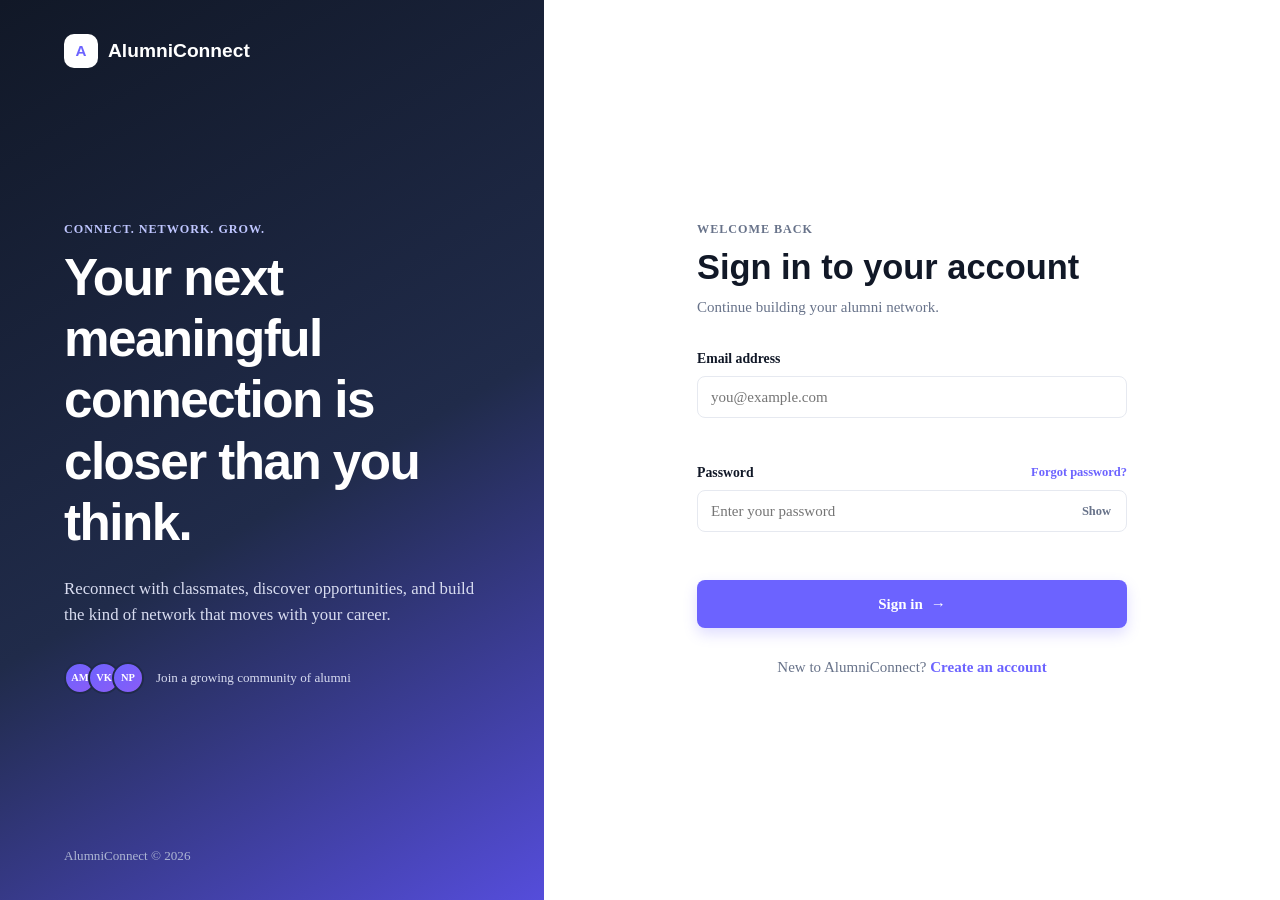
<file: settings.html>
<!DOCTYPE html><html lang="en"><head><meta charset="UTF-8"><meta name="viewport" content="width=device-width, initial-scale=1.0"><meta name="description" content="Manage your AlumniConnect settings."><title>Settings | AlumniConnect</title><link rel="stylesheet" href="css/style.css"><link rel="stylesheet" href="css/settings.css"><link rel="stylesheet" href="css/responsive.css"></head><body data-protected-page="true" data-page="settings"><div class="app-shell"><aside class="sidebar" aria-label="Main navigation"><a class="brand" href="dashboard.html"><span class="brand-mark">A</span><span class="brand-text">AlumniConnect</span></a><p class="nav-label">Workspace</p><nav class="sidebar-nav"><a class="nav-link" href="dashboard.html" data-nav-page="dashboard"><span class="nav-icon">&#9632;</span><span class="nav-link-text">Dashboard</span></a><a class="nav-link" href="profile.html" data-nav-page="profile"><span class="nav-icon">&#9673;</span><span class="nav-link-text">My Profile</span></a><a class="nav-link" href="alumni.html" data-nav-page="alumni"><span class="nav-icon">&#9822;</span><span class="nav-link-text">Alumni Directory</span></a><a class="nav-link" href="events.html" data-nav-page="events"><span class="nav-icon">&#9733;</span><span class="nav-link-text">Events</span></a><a class="nav-link" href="jobs.html" data-nav-page="jobs"><span class="nav-icon">&#9881;</span><span class="nav-link-text">Jobs</span></a><a class="nav-link" href="messages.html" data-nav-page="messages"><span class="nav-icon">&#9993;</span><span class="nav-link-text">Messages</span></a><a class="nav-link" href="notifications.html" data-nav-page="notifications"><span class="nav-icon">&#9679;</span><span class="nav-link-text">Notifications <span class="nav-count" data-notification-count></span></span></a><a class="nav-link active" href="settings.html" data-nav-page="settings"><span class="nav-icon">&#9881;</span><span class="nav-link-text">Settings</span></a></nav><div class="sidebar-footer"><button class="nav-link logout-button" type="button"><span class="nav-icon">&#8594;</span><span class="nav-link-text">Logout</span></button></div></aside><div class="main-content"><header class="topbar"><div><span class="topbar-kicker">Make it yours</span><strong class="topbar-title">Settings</strong></div><div class="topbar-actions"><input class="search-field topbar-search" id="global-search" type="search" placeholder="Search the network" aria-label="Search AlumniConnect"><a class="icon-button" href="notifications.html" aria-label="View notifications">&#9679;</a><a class="user-menu" href="profile.html"><span class="avatar" data-user-avatar>RS</span><span class="user-name" data-user-name>Rahul Sharma</span></a></div></header><main class="page-content"><div class="page-heading"><div><p class="eyebrow">Preferences</p><h1>Settings that fit your rhythm.</h1><p>Control your account, notifications, privacy, and appearance.</p></div></div><div class="settings-layout"><section class="panel settings-section"><div class="panel-header"><div><p class="eyebrow">Account</p><h2>Account settings</h2></div></div><form id="account-settings-form" class="form-grid" novalidate><div class="form-group"><label class="form-label" for="settings-name">Name</label><input class="form-control" id="settings-name" required><span class="form-error" id="settings-name-error"></span></div><div class="form-group"><label class="form-label" for="settings-email">Email</label><input class="form-control" id="settings-email" type="email" required><span class="form-error" id="settings-email-error"></span></div><div class="form-group"><label class="form-label" for="settings-password">New password</label><input class="form-control" id="settings-password" type="password" placeholder="Leave blank to keep current password"><span class="form-error"></span></div><div class="form-group"><label class="form-label" for="settings-password-confirm">Confirm password</label><input class="form-control" id="settings-password-confirm" type="password"><span class="form-error" id="settings-password-confirm-error"></span></div><div class="full-width settings-actions"><button class="button button-primary" type="submit">Save account</button></div></form></section><section class="panel settings-section"><div class="panel-header"><div><p class="eyebrow">Notifications</p><h2>Choose what reaches you</h2></div></div><label class="setting-row"><span><strong>Email notifications</strong><small>Community updates and opportunities</small></span><input type="checkbox" id="email-notifications"></label><label class="setting-row"><span><strong>Message notifications</strong><small>New messages from connections</small></span><input type="checkbox" id="message-notifications"></label><label class="setting-row"><span><strong>Event notifications</strong><small>Registration and event reminders</small></span><input type="checkbox" id="event-notifications"></label></section><section class="panel settings-section"><div class="panel-header"><div><p class="eyebrow">Appearance</p><h2>Make the space yours</h2></div></div><div class="theme-options"><label class="theme-option"><input type="radio" name="theme" value="light"><span><strong>Light</strong><small>Clear and bright</small></span></label><label class="theme-option"><input type="radio" name="theme" value="dark"><span><strong>Dark</strong><small>Easy on the eyes</small></span></label></div></section></div></main></div></div><script src="js/storage.js"></script><script src="js/auth.js"></script><script src="js/app.js"></script><script src="js/settings.js"></script></body></html>
</file>
<file: css/style.css>
:root {
	--primary: #6c63ff;
	--primary-dark: #554ddb;
	--secondary: #8b5cf6;
	--dark: #111827;
	--text: #263044;
	--muted: #68738a;
	--subtle: #95a0b3;
	--background: #f8fafc;
	--surface: #ffffff;
	--surface-muted: #f1f3f8;
	--border: #e6e9f0;
	--success: #22c55e;
	--warning: #f59e0b;
	--danger: #ef4444;
	--info: #3b82f6;
	--sidebar-width: 260px;
	--topbar-height: 76px;
	--radius-sm: 8px;
	--radius-md: 14px;
	--radius-lg: 20px;
	--shadow-sm: 0 2px 8px rgba(17, 24, 39, 0.04);
	--shadow-md: 0 12px 30px rgba(17, 24, 39, 0.08);
	--transition: 180ms ease;
}

[data-theme='dark'] {
	--dark: #f8fafc;
	--text: #e5e7eb;
	--muted: #a8b1c1;
	--subtle: #7f8ba0;
	--background: #111827;
	--surface: #1b2435;
	--surface-muted: #253047;
	--border: #303c52;
	--shadow-sm: 0 2px 8px rgba(0, 0, 0, 0.16);
	--shadow-md: 0 12px 30px rgba(0, 0, 0, 0.24);
}

*,
*::before,
*::after {
	box-sizing: border-box;
}

html {
	min-width: 320px;
	scroll-behavior: smooth;
}

body {
	min-height: 100vh;
	margin: 0;
	background: var(--background);
	color: var(--text);
	font-family: 'Trebuchet MS', 'Segoe UI', sans-serif;
	font-size: 15px;
	line-height: 1.55;
	transition: background-color var(--transition), color var(--transition);
}

body,
button,
input,
select,
textarea {
	font-family: inherit;
}

button,
input,
select,
textarea {
	font-size: inherit;
}

button,
a {
	-webkit-tap-highlight-color: transparent;
}

button {
	border: 0;
	cursor: pointer;
}

a {
	color: inherit;
	text-decoration: none;
}

img {
	display: block;
	max-width: 100%;
}

ul,
ol {
	margin: 0;
	padding: 0;
	list-style: none;
}

h1,
h2,
h3,
h4,
p {
	margin-top: 0;
}

h1,
h2,
h3,
h4 {
	color: var(--dark);
	font-family: 'Trebuchet MS', 'Segoe UI', sans-serif;
	line-height: 1.2;
}

h1 {
	font-size: clamp(1.8rem, 3vw, 2.5rem);
}

h2 {
	font-size: clamp(1.35rem, 2vw, 1.75rem);
}

h3 {
	font-size: 1.05rem;
}

:focus-visible {
	outline: 3px solid rgba(108, 99, 255, 0.35);
	outline-offset: 3px;
}

.app-shell {
	display: flex;
	min-height: 100vh;
}

.sidebar {
	position: fixed;
	z-index: 20;
	display: flex;
	width: var(--sidebar-width);
	height: 100vh;
	flex-direction: column;
	padding: 24px 16px;
	border-right: 1px solid var(--border);
	background: var(--surface);
}

.brand {
	display: inline-flex;
	align-items: center;
	gap: 10px;
	margin: 0 12px 34px;
	color: var(--dark);
	font-family: 'Trebuchet MS', 'Segoe UI', sans-serif;
	font-size: 1.2rem;
	font-weight: 800;
}

.brand-mark {
	display: grid;
	width: 34px;
	height: 34px;
	place-items: center;
	border-radius: 10px;
	background: var(--primary);
	color: #fff;
	font-size: 0.95rem;
}

.nav-label {
	margin: 0 12px 10px;
	color: var(--subtle);
	font-size: 0.7rem;
	font-weight: 700;
	letter-spacing: 0.09em;
	text-transform: uppercase;
}

.sidebar-nav {
	display: grid;
	gap: 5px;
}

.nav-link {
	display: flex;
	align-items: center;
	gap: 12px;
	min-height: 44px;
	padding: 10px 12px;
	border-radius: var(--radius-sm);
	color: var(--muted);
	font-weight: 600;
	transition: background-color var(--transition), color var(--transition), transform var(--transition);
}

.nav-link:hover,
.nav-link.active {
	background: rgba(108, 99, 255, 0.1);
	color: var(--primary);
}

.nav-link:hover {
	transform: translateX(2px);
}

.nav-icon,
.icon-button {
	display: grid;
	flex: 0 0 auto;
	place-items: center;
}

.nav-icon {
	width: 20px;
	font-size: 1.05rem;
}

.sidebar-footer {
	margin-top: auto;
	padding-top: 20px;
	border-top: 1px solid var(--border);
}

.main-content {
	width: calc(100% - var(--sidebar-width));
	min-width: 0;
	margin-left: var(--sidebar-width);
}

.topbar {
	position: sticky;
	top: 0;
	z-index: 10;
	display: flex;
	min-height: var(--topbar-height);
	align-items: center;
	justify-content: space-between;
	gap: 24px;
	padding: 14px 5%;
	border-bottom: 1px solid var(--border);
	background: color-mix(in srgb, var(--surface) 92%, transparent);
	backdrop-filter: blur(14px);
}

.topbar-actions,
.user-menu,
.inline-actions {
	display: flex;
	align-items: center;
	gap: 12px;
}

.page-content {
	width: min(100%, 1440px);
	margin: 0 auto;
	padding: 36px 5% 52px;
}

.page-heading {
	display: flex;
	align-items: flex-start;
	justify-content: space-between;
	gap: 24px;
	margin-bottom: 28px;
}

.page-heading p,
.eyebrow,
.muted {
	color: var(--muted);
}

.eyebrow {
	margin-bottom: 8px;
	font-size: 0.76rem;
	font-weight: 700;
	letter-spacing: 0.08em;
	text-transform: uppercase;
}

.card,
.panel {
	border: 1px solid var(--border);
	border-radius: var(--radius-md);
	background: var(--surface);
	box-shadow: var(--shadow-sm);
}

.card {
	padding: 22px;
}

.panel {
	padding: 26px;
}

.card-header,
.panel-header {
	display: flex;
	align-items: center;
	justify-content: space-between;
	gap: 16px;
	margin-bottom: 20px;
}

.card-header h3,
.panel-header h2,
.panel-header h3 {
	margin-bottom: 0;
}

.grid {
	display: grid;
	gap: 20px;
}

.grid-2 {
	grid-template-columns: repeat(2, minmax(0, 1fr));
}

.grid-3 {
	grid-template-columns: repeat(3, minmax(0, 1fr));
}

.grid-4 {
	grid-template-columns: repeat(4, minmax(0, 1fr));
}

.stat-card {
	display: flex;
	align-items: flex-start;
	justify-content: space-between;
	gap: 16px;
}

.stat-value {
	display: block;
	margin: 8px 0 4px;
	color: var(--dark);
	font-family: 'Trebuchet MS', 'Segoe UI', sans-serif;
	font-size: 1.8rem;
	font-weight: 800;
}

.stat-label {
	color: var(--muted);
	font-size: 0.88rem;
	font-weight: 600;
}

.stat-icon {
	display: grid;
	width: 42px;
	height: 42px;
	place-items: center;
	border-radius: 12px;
	background: rgba(108, 99, 255, 0.12);
	color: var(--primary);
	font-size: 1.25rem;
}

.button {
	display: inline-flex;
	min-height: 42px;
	align-items: center;
	justify-content: center;
	gap: 8px;
	padding: 10px 17px;
	border: 1px solid transparent;
	border-radius: var(--radius-sm);
	font-weight: 700;
	line-height: 1;
	transition: background-color var(--transition), border-color var(--transition), box-shadow var(--transition), transform var(--transition), color var(--transition);
}

.button:hover {
	transform: translateY(-1px);
}

.button:disabled {
	cursor: not-allowed;
	opacity: 0.6;
	transform: none;
}

.button-primary {
	background: var(--primary);
	color: #fff;
	box-shadow: 0 6px 14px rgba(108, 99, 255, 0.22);
}

.button-primary:hover {
	background: var(--primary-dark);
}

.button-secondary {
	background: rgba(108, 99, 255, 0.1);
	color: var(--primary);
}

.button-secondary:hover {
	background: rgba(108, 99, 255, 0.17);
}

.button-outline {
	border-color: var(--border);
	background: var(--surface);
	color: var(--text);
}

.button-outline:hover {
	border-color: var(--primary);
	color: var(--primary);
}

.button-danger {
	background: rgba(239, 68, 68, 0.1);
	color: var(--danger);
}

.button-sm {
	min-height: 34px;
	padding: 8px 12px;
	font-size: 0.82rem;
}

.icon-button {
	width: 40px;
	height: 40px;
	border-radius: var(--radius-sm);
	background: transparent;
	color: var(--muted);
	font-size: 1.1rem;
	transition: background-color var(--transition), color var(--transition);
}

.icon-button:hover {
	background: var(--surface-muted);
	color: var(--primary);
}

.avatar {
	display: grid;
	width: 40px;
	height: 40px;
	flex: 0 0 auto;
	place-items: center;
	overflow: hidden;
	border-radius: 50%;
	background: linear-gradient(135deg, var(--primary), var(--secondary));
	color: #fff;
	font-weight: 700;
}

.avatar-lg {
	width: 86px;
	height: 86px;
	font-size: 1.5rem;
}

.search-field,
.form-control,
.form-select {
	width: 100%;
	min-height: 42px;
	padding: 10px 13px;
	border: 1px solid var(--border);
	border-radius: var(--radius-sm);
	outline: 0;
	background: var(--surface);
	color: var(--text);
	transition: border-color var(--transition), box-shadow var(--transition);
}

.search-field:focus,
.form-control:focus,
.form-select:focus {
	border-color: var(--primary);
	box-shadow: 0 0 0 3px rgba(108, 99, 255, 0.13);
}

textarea.form-control {
	min-height: 120px;
	resize: vertical;
}

.form-group {
	display: grid;
	gap: 7px;
}

.form-label {
	color: var(--dark);
	font-size: 0.86rem;
	font-weight: 700;
}

.form-error {
	min-height: 18px;
	color: var(--danger);
	font-size: 0.78rem;
}

.form-control.invalid,
.form-select.invalid {
	border-color: var(--danger);
}

.form-grid {
	display: grid;
	grid-template-columns: repeat(2, minmax(0, 1fr));
	gap: 18px;
}

.form-grid .full-width {
	grid-column: 1 / -1;
}

.toolbar {
	display: flex;
	align-items: center;
	justify-content: space-between;
	gap: 14px;
	margin-bottom: 22px;
}

.toolbar-controls {
	display: flex;
	flex: 1;
	align-items: center;
	gap: 10px;
}

.badge {
	display: inline-flex;
	align-items: center;
	min-height: 25px;
	padding: 4px 9px;
	border-radius: 999px;
	background: var(--surface-muted);
	color: var(--muted);
	font-size: 0.75rem;
	font-weight: 700;
}

.badge-success {
	background: rgba(34, 197, 94, 0.12);
	color: #16a34a;
}

.badge-warning {
	background: rgba(245, 158, 11, 0.14);
	color: #d97706;
}

.badge-danger {
	background: rgba(239, 68, 68, 0.12);
	color: var(--danger);
}

.empty-state {
	display: grid;
	min-height: 220px;
	place-items: center;
	padding: 30px;
	text-align: center;
}

.empty-state-icon {
	display: grid;
	width: 54px;
	height: 54px;
	margin: 0 auto 14px;
	place-items: center;
	border-radius: 50%;
	background: rgba(108, 99, 255, 0.1);
	color: var(--primary);
	font-size: 1.4rem;
}

.empty-state h3 {
	margin-bottom: 7px;
}

.empty-state p {
	max-width: 360px;
	margin-bottom: 18px;
	color: var(--muted);
}

.table-wrap {
	overflow-x: auto;
}

.data-table {
	width: 100%;
	border-collapse: collapse;
	text-align: left;
}

.data-table th,
.data-table td {
	padding: 14px 12px;
	border-bottom: 1px solid var(--border);
	vertical-align: middle;
}

.data-table th {
	color: var(--muted);
	font-size: 0.76rem;
	font-weight: 700;
	letter-spacing: 0.05em;
	text-transform: uppercase;
}

.data-table tr:last-child td {
	border-bottom: 0;
}

.modal-backdrop {
	position: fixed;
	z-index: 50;
	display: grid;
	inset: 0;
	padding: 20px;
	place-items: center;
	background: rgba(17, 24, 39, 0.58);
}

.modal {
	width: min(100%, 560px);
	max-height: min(720px, 90vh);
	overflow-y: auto;
	padding: 26px;
	border: 1px solid var(--border);
	border-radius: var(--radius-lg);
	background: var(--surface);
	box-shadow: var(--shadow-md);
}

.modal-header {
	display: flex;
	align-items: center;
	justify-content: space-between;
	gap: 16px;
	margin-bottom: 18px;
}

.modal-header h2 {
	margin-bottom: 0;
	font-size: 1.25rem;
}

.toast-container {
	position: fixed;
	z-index: 100;
	right: 22px;
	bottom: 22px;
	display: grid;
	width: min(360px, calc(100% - 32px));
	gap: 10px;
}

.toast {
	display: flex;
	align-items: flex-start;
	gap: 11px;
	padding: 14px 16px;
	border: 1px solid var(--border);
	border-left: 4px solid var(--primary);
	border-radius: var(--radius-sm);
	background: var(--surface);
	box-shadow: var(--shadow-md);
	color: var(--text);
	animation: toast-in 220ms ease both;
}

.toast-success {
	border-left-color: var(--success);
}

.toast-error {
	border-left-color: var(--danger);
}

.toast-warning {
	border-left-color: var(--warning);
}

.toast-info {
	border-left-color: var(--info);
}

.skeleton {
	min-height: 16px;
	border-radius: 5px;
	background: linear-gradient(90deg, var(--surface-muted) 25%, var(--border) 50%, var(--surface-muted) 75%);
	background-size: 200% 100%;
	animation: skeleton-loading 1.5s infinite;
}

.visually-hidden {
	position: absolute !important;
	width: 1px !important;
	height: 1px !important;
	overflow: hidden !important;
	clip: rect(1px, 1px, 1px, 1px) !important;
	white-space: nowrap !important;
}

.hidden {
	display: none !important;
}

@keyframes toast-in {
	from { opacity: 0; transform: translateY(10px); }
	to { opacity: 1; transform: translateY(0); }
}

@keyframes skeleton-loading {
	to { background-position: -200% 0; }
}

.landing-page {
	background: var(--surface);
}

.landing-header {
	position: relative;
	z-index: 2;
	border-bottom: 1px solid rgba(230, 233, 240, 0.7);
	background: color-mix(in srgb, var(--surface) 88%, transparent);
}

.landing-nav {
	display: flex;
	width: min(100% - 48px, 1240px);
	min-height: 76px;
	align-items: center;
	justify-content: space-between;
	gap: 24px;
	margin: auto;
}

.landing-links,
.landing-actions,
.landing-footer > div {
	display: flex;
	align-items: center;
	gap: 24px;
}

.landing-links a,
.landing-footer a {
	color: var(--muted);
	font-size: 0.86rem;
	font-weight: 600;
}

.landing-links a:hover,
.landing-footer a:hover {
	color: var(--primary);
}

.landing-hero {
	display: grid;
	min-height: 680px;
	grid-template-columns: minmax(0, 0.9fr) minmax(420px, 1.1fr);
	align-items: center;
	gap: 40px;
	width: min(100% - 48px, 1240px);
	margin: auto;
	padding: 74px 0 94px;
}

.landing-hero-copy h1 {
	max-width: 680px;
	margin-bottom: 22px;
	font-size: clamp(2.8rem, 5vw, 5rem);
	letter-spacing: -0.04em;
}

.landing-hero-copy > p:not(.eyebrow):not(.landing-note) {
	max-width: 560px;
	margin-bottom: 30px;
	color: var(--muted);
	font-size: 1.1rem;
}

.landing-hero-actions {
	display: flex;
	flex-wrap: wrap;
	gap: 12px;
}

.landing-hero-actions .button {
	width: auto;
}

.landing-note {
	margin: 22px 0 0;
	color: var(--muted);
	font-size: 0.8rem;
}

.landing-note span {
	margin-right: 5px;
	color: var(--success);
	font-weight: 800;
}

.network-visual {
	position: relative;
	min-height: 500px;
	border: 1px solid rgba(108, 99, 255, 0.13);
	border-radius: 34px;
	background: radial-gradient(circle at 50% 45%, rgba(139, 92, 246, 0.16), transparent 38%), linear-gradient(145deg, #f7f6ff, #eef4ff);
	overflow: hidden;
}

.visual-orbit {
	position: absolute;
	border: 1px solid rgba(108, 99, 255, 0.17);
	border-radius: 50%;
}

.orbit-one { width: 390px; height: 390px; top: 56px; left: calc(50% - 195px); }
.orbit-two { width: 270px; height: 270px; top: 116px; left: calc(50% - 135px); }
.visual-line { position: absolute; height: 1px; transform-origin: left center; background: rgba(108, 99, 255, 0.27); }
.line-one { width: 170px; top: 210px; left: 50%; transform: rotate(22deg); }
.line-two { width: 145px; top: 300px; left: 49%; transform: rotate(-35deg); }
.line-three { width: 150px; top: 270px; left: 48%; transform: rotate(150deg); }

.visual-card {
	position: absolute;
	display: flex;
	align-items: center;
	gap: 12px;
	padding: 15px;
	border: 1px solid color-mix(in srgb, var(--surface) 78%, var(--primary));
	border-radius: 14px;
	background: color-mix(in srgb, var(--surface) 92%, transparent);
	box-shadow: 0 15px 34px rgba(47, 48, 104, 0.13);
}

.visual-card-main { top: 190px; left: 50%; width: 230px; transform: translateX(-50%); }
.visual-card-main strong, .visual-card-main span:not(.avatar):not(.online-dot) { display: block; }
.visual-card-main strong { color: var(--dark); font-size: 0.86rem; }
.visual-card-main span:not(.avatar):not(.online-dot) { color: var(--muted); font-size: 0.73rem; }
.visual-card-small { padding: 9px 12px 9px 9px; font-size: 0.75rem; }
.visual-card-one { top: 100px; left: 14%; }
.visual-card-two { top: 290px; right: 10%; }
.visual-card-three { bottom: 70px; left: 20%; }
.online-dot { width: 9px; height: 9px; margin-left: auto; border-radius: 50%; background: var(--success); }
.visual-pill { position: absolute; right: 10%; bottom: 32px; display: flex; align-items: center; gap: 9px; padding: 10px 12px; border-radius: 11px; background: var(--dark); color: #fff; box-shadow: var(--shadow-md); }
.pill-icon { display: grid; width: 25px; height: 25px; place-items: center; border-radius: 8px; background: var(--primary); font-weight: 800; }
.visual-pill strong, .visual-pill small { display: block; }
.visual-pill strong { font-size: 0.7rem; }
.visual-pill small { margin-top: 2px; color: #b8c0d2; font-size: 0.62rem; }

.landing-section { width: min(100% - 48px, 1240px); margin: auto; padding: 92px 0; }
.landing-about { display: grid; grid-template-columns: 0.85fr 1.15fr; gap: 80px; border-top: 1px solid var(--border); }
.section-intro h2 { max-width: 570px; margin-bottom: 0; font-size: clamp(1.8rem, 3vw, 2.8rem); letter-spacing: -0.03em; }
.about-copy { align-self: end; max-width: 590px; color: var(--muted); font-size: 1.05rem; }
.about-copy .text-link { display: inline-block; margin-top: 12px; color: var(--primary); font-size: 0.88rem; font-weight: 700; }
.centered-intro { margin: 0 auto 42px; text-align: center; }
.centered-intro h2 { margin: auto; }
.feature-grid, .steps-grid { display: grid; grid-template-columns: repeat(3, 1fr); gap: 18px; }
.feature-card { padding: 26px; border: 1px solid var(--border); border-radius: var(--radius-md); background: var(--surface); transition: transform var(--transition), box-shadow var(--transition); }
.feature-card:hover { transform: translateY(-4px); box-shadow: var(--shadow-md); }
.feature-icon { display: grid; width: 44px; height: 44px; margin-bottom: 25px; place-items: center; border-radius: 12px; font-size: 1.2rem; }
.feature-icon-purple { background: rgba(108, 99, 255, 0.12); color: var(--primary); }
.feature-icon-green { background: rgba(34, 197, 94, 0.12); color: var(--success); }
.feature-icon-orange { background: rgba(245, 158, 11, 0.14); color: var(--warning); }
.feature-card h3 { margin-bottom: 10px; }
.feature-card p { min-height: 76px; margin-bottom: 18px; color: var(--muted); font-size: 0.86rem; }
.feature-card a { color: var(--primary); font-size: 0.82rem; font-weight: 700; }
.stats-band { display: grid; grid-template-columns: 0.9fr 1.1fr; gap: 80px; align-items: center; border-radius: 24px; background: var(--dark); color: #fff; }
.stats-band h2 { color: #fff; }
.stats-band .eyebrow { color: #b9b9ff; }
.landing-stats { display: grid; grid-template-columns: repeat(2, 1fr); gap: 22px; }
.landing-stats strong, .landing-stats span { display: block; }
.landing-stats strong { color: #fff; font-family: 'Trebuchet MS', 'Segoe UI', sans-serif; font-size: 2.2rem; }
.landing-stats span { color: #aeb6d3; font-size: 0.8rem; }
.step-item { position: relative; padding: 20px 0; border-top: 2px solid var(--border); }
.step-item > span { color: var(--primary); font-size: 0.75rem; font-weight: 800; }
.step-item h3 { margin: 20px 0 10px; }
.step-item p { margin-bottom: 0; color: var(--muted); font-size: 0.86rem; }
.testimonial-section { max-width: 840px; text-align: center; }
.testimonial-mark { color: var(--primary); font-size: 4rem; line-height: 0.8; }
.testimonial-section blockquote { margin: 18px 0 26px; color: var(--dark); font-family: 'Trebuchet MS', 'Segoe UI', sans-serif; font-size: clamp(1.35rem, 2vw, 1.8rem); font-weight: 700; line-height: 1.45; }
.testimonial-author { display: inline-flex; align-items: center; gap: 10px; text-align: left; }
.testimonial-author strong, .testimonial-author small { display: block; }
.testimonial-author strong { color: var(--dark); font-size: 0.82rem; }
.testimonial-author small { color: var(--muted); font-size: 0.72rem; }
.landing-cta { display: flex; width: min(100% - 48px, 1240px); align-items: center; justify-content: space-between; gap: 28px; margin: 0 auto 80px; padding: 48px 56px; border-radius: 24px; background: rgba(108, 99, 255, 0.1); }
.landing-cta h2 { margin-bottom: 10px; }
.landing-cta p:last-of-type { margin-bottom: 0; color: var(--muted); }
.landing-cta .button { width: auto; flex: 0 0 auto; }
.landing-footer { display: flex; width: min(100% - 48px, 1240px); align-items: center; justify-content: space-between; gap: 20px; margin: auto; padding: 28px 0 38px; border-top: 1px solid var(--border); }
.landing-footer .brand { margin: 0; }
.landing-footer p, .landing-footer > span { margin: 0; color: var(--subtle); font-size: 0.78rem; }

@media (max-width: 992px) {
	.landing-hero { grid-template-columns: 1fr; padding-top: 54px; }
	.network-visual { min-height: 440px; }
	.landing-about, .stats-band { grid-template-columns: 1fr; gap: 30px; }
	.landing-about { gap: 24px; }
}

@media (max-width: 768px) {
	.landing-links { display: none; }
	.landing-nav { width: min(100% - 32px, 1240px); }
	.landing-actions .button-outline { display: none; }
	.landing-hero, .landing-section, .landing-cta, .landing-footer { width: min(100% - 32px, 1240px); }
	.feature-grid, .steps-grid { grid-template-columns: 1fr; }
	.landing-section { padding: 66px 0; }
	.landing-cta { align-items: flex-start; flex-direction: column; margin-bottom: 56px; padding: 34px 26px; }
	.landing-footer { align-items: flex-start; flex-wrap: wrap; }
}

@media (max-width: 576px) {
	.landing-nav { min-height: 68px; }
	.landing-nav .brand-text { display: none; }
	.landing-hero { min-height: auto; padding: 54px 0 70px; }
	.landing-hero-copy h1 { font-size: 2.55rem; }
	.network-visual { min-height: 370px; }
	.orbit-one { width: 290px; height: 290px; top: 48px; left: calc(50% - 145px); }
	.orbit-two { width: 205px; height: 205px; top: 91px; left: calc(50% - 102px); }
	.visual-card-main { top: 144px; width: 205px; }
	.visual-card-one { top: 56px; left: 5%; }
	.visual-card-two { top: 222px; right: 3%; }
	.visual-card-three { bottom: 44px; left: 7%; }
	.visual-pill { right: 5%; bottom: 12px; }
	.landing-footer > div { width: 100%; gap: 16px; }
}
</file>
<file: css/responsive.css>
@media (max-width: 1200px) {
	:root {
		--sidebar-width: 230px;
	}

	.grid-4 {
		grid-template-columns: repeat(2, minmax(0, 1fr));
	}
}

@media (max-width: 992px) {
	:root {
		--sidebar-width: 76px;
	}

	.sidebar {
		align-items: center;
		padding: 20px 10px;
	}

	.brand {
		margin: 0 0 30px;
	}

	.brand-text,
	.nav-label,
	.nav-link-text,
	.sidebar-footer .nav-link-text {
		display: none;
	}

	.sidebar-nav {
		width: 100%;
	}

	.nav-link {
		justify-content: center;
		padding: 10px;
	}

	.nav-icon {
		width: 24px;
	}

	.sidebar-footer {
		width: 100%;
	}

	.grid-3 {
		grid-template-columns: repeat(2, minmax(0, 1fr));
	}
}

@media (max-width: 768px) {
	:root {
		--topbar-height: 68px;
	}

	.topbar {
		gap: 12px;
		padding: 12px 20px;
	}

	.topbar .search-field {
		max-width: 240px;
	}

	.page-content {
		padding: 28px 20px 42px;
	}

	.page-heading,
	.toolbar {
		align-items: stretch;
		flex-direction: column;
	}

	.toolbar-controls {
		width: 100%;
		flex-wrap: wrap;
	}

	.toolbar-controls > * {
		min-width: 180px;
		flex: 1;
	}

	.grid-2,
	.grid-3 {
		grid-template-columns: 1fr;
	}

	.form-grid {
		grid-template-columns: 1fr;
	}

	.form-grid .full-width {
		grid-column: auto;
	}

	.panel,
	.card {
		padding: 18px;
	}

	.messages-layout {
		grid-template-columns: 1fr;
	}

	.conversation-list {
		max-height: 280px;
	}
}

@media (max-width: 576px) {
	:root {
		--sidebar-width: 0px;
	}

	.sidebar {
		position: fixed;
		top: auto;
		right: 0;
		bottom: 0;
		left: 0;
		width: 100%;
		height: 66px;
		flex-direction: row;
		justify-content: center;
		padding: 7px 8px;
		border-top: 1px solid var(--border);
		border-right: 0;
	}

	.brand,
	.nav-label,
	.sidebar-footer {
		display: none;
	}

	.sidebar-nav {
		display: flex;
		width: 100%;
		justify-content: space-around;
		gap: 3px;
	}

	.nav-link {
		min-width: 42px;
		min-height: 48px;
		padding: 7px;
	}

	.nav-link:nth-child(n + 6) {
		display: none;
	}

	.main-content {
		width: 100%;
		margin-left: 0;
		padding-bottom: 66px;
	}

	.topbar {
		padding: 10px 16px;
	}

	.topbar .search-field {
		display: none;
	}

	.topbar-actions {
		gap: 4px;
	}

	.user-menu .user-name {
		display: none;
	}

	.page-content {
		padding: 24px 16px 34px;
	}

	.page-heading h1 {
		font-size: 1.65rem;
	}

	.grid-4 {
		grid-template-columns: 1fr;
	}

	.toolbar-controls {
		display: grid;
		grid-template-columns: 1fr;
	}

	.toolbar-controls > * {
		min-width: 0;
	}

	.button {
		width: 100%;
	}

	.inline-actions {
		flex-wrap: wrap;
	}

	.inline-actions .button {
		flex: 1;
	}

	.data-table {
		min-width: 620px;
	}

	.modal-backdrop {
		padding: 12px;
	}

	.modal {
		padding: 20px;
	}
}
</file>
<file: css/alumni.css>
.directory-count { align-self: center; color: var(--muted); font-size: 0.82rem; font-weight: 700; }
.directory-toolbar { margin-bottom: 22px; padding: 18px; }
.alumni-grid { display: grid; grid-template-columns: repeat(3, minmax(0, 1fr)); gap: 18px; }
.alumni-card { display: flex; min-width: 0; flex-direction: column; padding: 20px; border: 1px solid var(--border); border-radius: var(--radius-md); background: var(--surface); box-shadow: var(--shadow-sm); transition: transform var(--transition), box-shadow var(--transition); }
.alumni-card:hover { transform: translateY(-3px); box-shadow: var(--shadow-md); }
.alumni-card-top { display: flex; align-items: flex-start; justify-content: space-between; gap: 10px; }
.alumni-card h3 { margin: 16px 0 4px; font-size: 1rem; }
.alumni-card-role { margin-bottom: 2px; color: var(--primary); font-size: 0.8rem; font-weight: 700; }
.alumni-card-company, .alumni-card-location { display: block; color: var(--muted); font-size: 0.77rem; }
.alumni-card-location { margin-top: 10px; }
.skill-list { display: flex; flex-wrap: wrap; gap: 5px; min-height: 26px; margin: 16px 0 20px; }
.skill-list .badge { font-size: 0.68rem; }
.alumni-card-actions { display: flex; gap: 8px; margin-top: auto; }
.alumni-card-actions .button { width: 50%; }
@media (max-width: 1100px) { .alumni-grid { grid-template-columns: repeat(2, minmax(0, 1fr)); } }
@media (max-width: 576px) { .alumni-grid { grid-template-columns: 1fr; } .directory-count { align-self: flex-start; } }
</file>
<file: css/dashboard.css>
.topbar-kicker,
.topbar-title {
	display: block;
}

.topbar-kicker {
	color: var(--muted);
	font-size: 0.73rem;
}

.topbar-title {
	margin-top: 2px;
	color: var(--dark);
	font-family: 'Trebuchet MS', 'Segoe UI', sans-serif;
	font-size: 0.95rem;
}

.topbar-search {
	width: min(230px, 25vw);
	min-height: 38px;
}

.notification-button {
	position: relative;
}

.notification-dot {
	position: absolute;
	top: 8px;
	right: 8px;
	width: 7px;
	height: 7px;
	border: 2px solid var(--surface);
	border-radius: 50%;
	background: var(--danger);
}

.notification-dot.is-hidden {
	display: none;
}

.nav-count {
	display: inline-grid;
	min-width: 19px;
	min-height: 19px;
	margin-left: auto;
	padding: 2px 5px;
	place-items: center;
	border-radius: 999px;
	background: var(--primary);
	color: #fff;
	font-size: 0.68rem;
	line-height: 1;
}

.nav-count:empty {
	display: none;
}

.dashboard-hero {
	display: flex;
	align-items: flex-end;
	justify-content: space-between;
	gap: 24px;
	margin-bottom: 30px;
	padding: 28px 32px;
	border: 1px solid rgba(108, 99, 255, 0.16);
	border-radius: var(--radius-lg);
	background: linear-gradient(120deg, rgba(108, 99, 255, 0.11), rgba(139, 92, 246, 0.04) 65%, var(--surface));
}

.dashboard-hero h1 {
	margin-bottom: 10px;
}

.dashboard-hero p:last-child {
	margin-bottom: 0;
	color: var(--muted);
}

.dashboard-stats {
	margin-bottom: 24px;
}

.stat-trend {
	color: var(--subtle);
	font-size: 0.76rem;
}

.stat-icon-green {
	background: rgba(34, 197, 94, 0.12);
	color: var(--success);
}

.stat-icon-orange {
	background: rgba(245, 158, 11, 0.14);
	color: var(--warning);
}

.stat-icon-blue {
	background: rgba(59, 130, 246, 0.12);
	color: var(--info);
}

.dashboard-columns {
	display: grid;
	grid-template-columns: minmax(0, 1.2fr) minmax(320px, 0.8fr);
	gap: 20px;
	margin-bottom: 20px;
}

.dashboard-columns-bottom {
	grid-template-columns: minmax(0, 0.95fr) minmax(0, 1.05fr);
}

.text-link {
	flex: 0 0 auto;
	color: var(--primary);
	font-size: 0.82rem;
	font-weight: 700;
}

.text-link:hover {
	color: var(--primary-dark);
	text-decoration: underline;
}

.recommendation-list,
.dashboard-event-list,
.dashboard-job-list,
.activity-list {
	display: grid;
	gap: 13px;
}

.recommendation-item,
.dashboard-event-item,
.dashboard-job-item,
.activity-item {
	display: flex;
	align-items: center;
	gap: 12px;
	min-width: 0;
	padding: 12px;
	border-radius: var(--radius-sm);
	background: var(--surface-muted);
}

.recommendation-item:hover,
.dashboard-event-item:hover,
.dashboard-job-item:hover {
	background: rgba(108, 99, 255, 0.08);
}

.item-content {
	min-width: 0;
	flex: 1;
}

.item-title,
.item-meta {
	display: block;
	overflow: hidden;
	text-overflow: ellipsis;
	white-space: nowrap;
}

.item-title {
	color: var(--dark);
	font-size: 0.88rem;
	font-weight: 700;
}

.item-meta {
	margin-top: 2px;
	color: var(--muted);
	font-size: 0.76rem;
}

.item-action {
	flex: 0 0 auto;
	padding: 7px 9px;
	border: 1px solid var(--border);
	border-radius: 7px;
	background: var(--surface);
	color: var(--primary);
	font-size: 0.72rem;
	font-weight: 700;
}

.item-action:hover {
	border-color: var(--primary);
}

.event-date {
	display: grid;
	width: 42px;
	height: 46px;
	flex: 0 0 auto;
	place-items: center;
	border-radius: 9px;
	background: rgba(108, 99, 255, 0.12);
	color: var(--primary);
	line-height: 1;
	text-align: center;
}

.event-date strong,
.event-date small {
	display: block;
}

.event-date strong {
	font-size: 1rem;
}

.event-date small {
	font-size: 0.6rem;
	font-weight: 700;
	text-transform: uppercase;
}

.job-company {
	color: var(--primary);
}

.activity-item {
	align-items: flex-start;
	background: transparent;
	border-bottom: 1px solid var(--border);
	border-radius: 0;
	padding: 0 0 13px;
}

.activity-item:last-child {
	border-bottom: 0;
	padding-bottom: 0;
}

.activity-icon {
	display: grid;
	width: 30px;
	height: 30px;
	flex: 0 0 auto;
	place-items: center;
	border-radius: 9px;
	background: rgba(108, 99, 255, 0.1);
	color: var(--primary);
	font-size: 0.8rem;
}

.activity-message {
	display: block;
	color: var(--text);
	font-size: 0.8rem;
	line-height: 1.4;
}

.activity-time {
	display: block;
	margin-top: 3px;
	color: var(--subtle);
	font-size: 0.7rem;
}

@media (max-width: 768px) {
	.dashboard-columns,
	.dashboard-columns-bottom {
		grid-template-columns: 1fr;
	}

	.dashboard-hero {
		align-items: flex-start;
		flex-direction: column;
		padding: 24px;
	}
}

@media (max-width: 576px) {
	.topbar-kicker {
		font-size: 0.66rem;
	}

	.topbar-title {
		font-size: 0.82rem;
	}

	.dashboard-hero .button {
		width: auto;
	}
}
</file>
<file: css/events.css>
.event-grid { display: grid; grid-template-columns: repeat(3, minmax(0, 1fr)); gap: 18px; }
.event-card { display: flex; flex-direction: column; padding: 20px; border: 1px solid var(--border); border-radius: var(--radius-md); background: var(--surface); box-shadow: var(--shadow-sm); }
.event-card:hover { box-shadow: var(--shadow-md); }
.event-card-date { display: flex; align-items: center; justify-content: space-between; margin-bottom: 18px; }
.event-calendar { display: grid; width: 48px; height: 52px; place-items: center; border-radius: 10px; background: rgba(108,99,255,.11); color: var(--primary); line-height: 1; text-align: center; }
.event-calendar strong, .event-calendar small { display: block; }.event-calendar strong { font-size: 1.1rem; }.event-calendar small { font-size: .62rem; font-weight: 800; text-transform: uppercase; }
.event-card h2 { margin: 0 0 8px; font-size: 1.05rem; }.event-description { min-height: 66px; margin-bottom: 18px; color: var(--muted); font-size: .82rem; }
.event-meta { display: grid; gap: 7px; margin-bottom: 20px; color: var(--muted); font-size: .76rem; }.event-meta span { display: block; }.event-card-actions { display: flex; gap: 8px; margin-top: auto; }.event-card-actions .button { width: 50%; }
@media (max-width: 1100px) { .event-grid { grid-template-columns: repeat(2, minmax(0, 1fr)); } }@media (max-width: 576px) { .event-grid { grid-template-columns: 1fr; } }
</file>
<file: css/jobs.css>
.job-list { display: grid; gap: 14px; }.job-card { display: flex; align-items: center; gap: 20px; padding: 20px; border: 1px solid var(--border); border-radius: var(--radius-md); background: var(--surface); }.job-card:hover { box-shadow: var(--shadow-sm); }.job-company-mark { display: grid; width: 52px; height: 52px; flex: 0 0 auto; place-items: center; border-radius: 14px; background: rgba(108,99,255,.12); color: var(--primary); font-weight: 800; }.job-card-main { min-width: 0; flex: 1; }.job-card h2 { margin: 0 0 5px; font-size: 1.02rem; }.job-card-company { color: var(--primary); font-size: .8rem; font-weight: 700; }.job-card-meta { display: flex; flex-wrap: wrap; gap: 8px 15px; margin-top: 10px; color: var(--muted); font-size: .75rem; }.job-card-skills { display: flex; flex-wrap: wrap; gap: 5px; margin-top: 12px; }.job-card-actions { display: flex; flex: 0 0 auto; gap: 8px; }.job-card-actions .button { width: auto; }.job-posted { align-self: flex-start; color: var(--subtle); font-size: .7rem; }@media (max-width: 768px) { .job-card { align-items: flex-start; flex-wrap: wrap; }.job-card-actions { width: 100%; margin-left: 72px; }.job-card-actions .button { flex: 1; } }@media (max-width: 576px) { .job-card-actions { margin-left: 0; } }
</file>
<file: css/auth.css>
body.auth-page {
	background: var(--surface);
}

[data-theme='dark'] .auth-panel {
	background: var(--surface);
}

.auth-layout {
	display: grid;
	min-height: 100vh;
	grid-template-columns: minmax(360px, 0.85fr) minmax(520px, 1.15fr);
}

.auth-intro {
	display: flex;
	min-height: 100%;
	flex-direction: column;
	padding: 34px clamp(28px, 5vw, 80px);
	background: linear-gradient(150deg, #111827 0%, #202b4a 55%, #554ddb 100%);
	color: #fff;
}

.auth-intro .brand {
	margin: 0;
	color: #fff;
}

.auth-intro .brand-mark {
	background: #fff;
	color: var(--primary);
}

.auth-intro-content {
	max-width: 540px;
	margin: auto 0;
	padding: 70px 0;
}

.auth-intro .eyebrow {
	color: #bfc6ff;
}

.auth-intro h1 {
	margin-bottom: 22px;
	color: #fff;
	font-size: clamp(2rem, 4vw, 3.4rem);
	letter-spacing: -0.03em;
}

.auth-intro-content > p:not(.eyebrow) {
	max-width: 450px;
	color: #d8dcf0;
	font-size: 1.05rem;
}

.auth-copyright {
	margin-bottom: 0;
	color: #aeb6d3;
	font-size: 0.82rem;
}

.auth-panel {
	display: grid;
	min-width: 0;
	place-items: center;
	padding: 42px clamp(24px, 7vw, 120px);
	background: var(--surface);
}

.auth-form-wrap {
	width: min(100%, 430px);
}

.auth-form-wrap-wide {
	width: min(100%, 650px);
}

.auth-mobile-brand {
	display: none;
	margin-bottom: 42px;
}

.auth-mobile-brand .brand {
	margin: 0;
}

.auth-panel h2 {
	margin-bottom: 8px;
	font-size: clamp(1.6rem, 3vw, 2.15rem);
}

.auth-subtitle {
	margin-bottom: 28px;
	color: var(--muted);
}

.auth-form {
	display: grid;
	gap: 19px;
}

.form-label-row {
	display: flex;
	align-items: center;
	justify-content: space-between;
	gap: 10px;
}

.text-button {
	padding: 0;
	background: transparent;
	color: var(--primary);
	font-size: 0.78rem;
	font-weight: 700;
}

.text-button:hover,
.auth-switch a:hover {
	color: var(--primary-dark);
	text-decoration: underline;
}

.password-field {
	position: relative;
}

.password-field .form-control {
	padding-right: 62px;
}

.password-toggle {
	position: absolute;
	top: 50%;
	right: 12px;
	padding: 4px;
	transform: translateY(-50%);
	background: transparent;
	color: var(--muted);
	font-size: 0.78rem;
	font-weight: 700;
}

.password-toggle:hover {
	color: var(--primary);
}

.auth-submit {
	width: 100%;
	min-height: 48px;
	margin-top: 4px;
}

.auth-status {
	min-height: 0;
	margin-bottom: 14px;
	border-radius: var(--radius-sm);
	font-size: 0.86rem;
}

.auth-status:not(:empty) {
	padding: 11px 13px;
}

.auth-status.error {
	background: rgba(239, 68, 68, 0.1);
	color: var(--danger);
}

.auth-status.success {
	background: rgba(34, 197, 94, 0.11);
	color: #15803d;
}

.auth-switch {
	margin: 28px 0 0;
	color: var(--muted);
	text-align: center;
}

.auth-switch a {
	color: var(--primary);
	font-weight: 700;
}

.auth-proof {
	display: flex;
	align-items: center;
	margin-top: 34px;
}

.avatar-sm {
	width: 32px;
	height: 32px;
	border: 2px solid #202b4a;
	font-size: 0.65rem;
}

.avatar-offset {
	margin-left: -8px;
}

.auth-proof-text {
	margin-left: 12px;
	color: #d8dcf0;
	font-size: 0.82rem;
}

.auth-benefits {
	display: grid;
	gap: 14px;
	margin-top: 30px;
	color: #e4e7f6;
}

.auth-benefits li {
	display: flex;
	align-items: center;
	gap: 10px;
}

.auth-benefits li span {
	display: grid;
	width: 23px;
	height: 23px;
	place-items: center;
	border-radius: 50%;
	background: rgba(34, 197, 94, 0.2);
	color: #86efac;
	font-size: 0.8rem;
}

@media (max-width: 992px) {
	.auth-layout {
		grid-template-columns: 1fr;
	}

	.auth-intro {
		display: none;
	}

	.auth-panel {
		min-height: 100vh;
		padding: 40px 24px;
	}

	.auth-mobile-brand {
		display: block;
	}
}

@media (max-width: 576px) {
	.auth-panel {
		display: block;
		padding: 26px 18px 36px;
	}

	.auth-mobile-brand {
		margin-bottom: 34px;
	}

	.form-grid {
		gap: 14px;
	}
}
</file>
<file: css/messages.css>
.messages-layout { display: grid; min-height: 610px; grid-template-columns: 290px minmax(0, 1fr); gap: 0; padding: 0; overflow: hidden; }.conversation-panel { padding: 20px; border-right: 1px solid var(--border); }.conversation-header, .chat-header { display: flex; align-items: center; gap: 10px; }.conversation-header { justify-content: space-between; margin-bottom: 16px; }.conversation-header h2, .chat-header h2 { margin: 0; font-size: 1rem; }.conversation-list { display: grid; max-height: 500px; margin-top: 14px; overflow-y: auto; }.conversation-item { display: flex; align-items: center; gap: 10px; padding: 12px 8px; border-radius: 8px; cursor: pointer; }.conversation-item:hover, .conversation-item.active { background: var(--surface-muted); }.conversation-item.active { box-shadow: inset 3px 0 var(--primary); }.conversation-item-main { min-width: 0; flex: 1; }.conversation-item strong, .conversation-item small { display: block; overflow: hidden; text-overflow: ellipsis; white-space: nowrap; }.conversation-item strong { color: var(--dark); font-size: .8rem; }.conversation-item small { margin-top: 3px; color: var(--muted); font-size: .7rem; }.unread-count { display: grid; min-width: 19px; min-height: 19px; place-items: center; border-radius: 50%; background: var(--primary); color: #fff; font-size: .65rem; }.chat-panel { display: grid; min-width: 0; grid-template-rows: auto 1fr auto; }.chat-header { padding: 20px; border-bottom: 1px solid var(--border); }.chat-header p { margin: 4px 0 0; color: var(--muted); font-size: .74rem; }.chat-messages { display: flex; flex-direction: column; gap: 12px; padding: 22px; overflow-y: auto; }.message-bubble { max-width: 72%; padding: 10px 13px; border-radius: 13px 13px 13px 3px; background: var(--surface-muted); }.message-bubble.mine { align-self: flex-end; border-radius: 13px 13px 3px 13px; background: var(--primary); color: #fff; }.message-bubble p { margin: 0; font-size: .8rem; }.message-bubble time { display: block; margin-top: 5px; opacity: .65; font-size: .65rem; }.message-composer { display: flex; gap: 9px; padding: 16px; border-top: 1px solid var(--border); }.message-composer .form-control { min-width: 0; }.message-composer .button { width: auto; flex: 0 0 auto; }@media (max-width: 768px) { .messages-layout { grid-template-columns: 1fr; }.conversation-panel { border-right: 0; border-bottom: 1px solid var(--border); }.conversation-list { display: flex; max-height: 150px; overflow-x: auto; }.conversation-item { min-width: 190px; } }
</file>
<file: css/profile.css>
.profile-layout { display: grid; grid-template-columns: minmax(280px, 0.7fr) minmax(0, 1.3fr); gap: 20px; align-items: start; }
.profile-summary { position: sticky; top: calc(var(--topbar-height) + 22px); }
.profile-identity { display: flex; align-items: center; gap: 16px; padding-bottom: 24px; border-bottom: 1px solid var(--border); }
.profile-identity h2 { margin-bottom: 5px; font-size: 1.25rem; }
.profile-identity p { margin-bottom: 10px; color: var(--muted); font-size: 0.82rem; }
.profile-facts { display: grid; grid-template-columns: repeat(3, 1fr); gap: 12px; padding: 22px 0; border-bottom: 1px solid var(--border); }
.profile-facts span, .profile-facts strong { display: block; }
.profile-facts span { margin-bottom: 4px; color: var(--muted); font-size: 0.7rem; }
.profile-facts strong { color: var(--dark); font-size: 0.82rem; }
.profile-bio { padding-top: 22px; }
.profile-bio h3 { margin-bottom: 8px; }
.profile-bio p { margin-bottom: 0; color: var(--muted); font-size: 0.86rem; }
.profile-experience { margin-top: 22px; padding-top: 22px; border-top: 1px solid var(--border); }.profile-experience h3 { margin-bottom: 10px; }.profile-experience p { margin: 5px 0 0; color: var(--muted); font-size: .82rem; }.profile-experience strong { color: var(--dark); }
.profile-input:disabled { background: var(--surface-muted); color: var(--muted); cursor: not-allowed; }
.profile-actions { display: flex; justify-content: flex-end; gap: 10px; margin-top: 24px; }
.profile-status { min-height: 0; margin-bottom: 16px; color: var(--success); font-size: 0.86rem; }
.profile-status.error { color: var(--danger); }
@media (max-width: 992px) { .profile-layout { grid-template-columns: 1fr; } .profile-summary { position: static; } }
@media (max-width: 576px) { .profile-facts { grid-template-columns: 1fr; } .profile-actions { flex-direction: column; } }
</file>
<file: css/settings.css>
.settings-layout { display: grid; max-width: 850px; gap: 18px; }.settings-section h2 { margin-bottom: 0; }.settings-section .form-grid { gap: 16px; }.settings-actions { display: flex; justify-content: flex-end; }.setting-row { display: flex; align-items: center; justify-content: space-between; gap: 20px; padding: 16px 0; border-bottom: 1px solid var(--border); cursor: pointer; }.setting-row:last-child { border-bottom: 0; padding-bottom: 0; }.setting-row strong, .setting-row small { display: block; }.setting-row strong { color: var(--dark); font-size: .86rem; }.setting-row small { margin-top: 3px; color: var(--muted); font-size: .74rem; }.setting-row input { width: 19px; height: 19px; accent-color: var(--primary); }.theme-options { display: grid; grid-template-columns: repeat(2, 1fr); gap: 12px; }.theme-option { display: flex; align-items: center; gap: 10px; padding: 15px; border: 1px solid var(--border); border-radius: var(--radius-sm); cursor: pointer; }.theme-option:has(input:checked) { border-color: var(--primary); background: rgba(108,99,255,.08); }.theme-option input { accent-color: var(--primary); }.theme-option strong, .theme-option small { display: block; }.theme-option strong { color: var(--dark); font-size: .82rem; }.theme-option small { margin-top: 2px; color: var(--muted); font-size: .72rem; }
</file>
